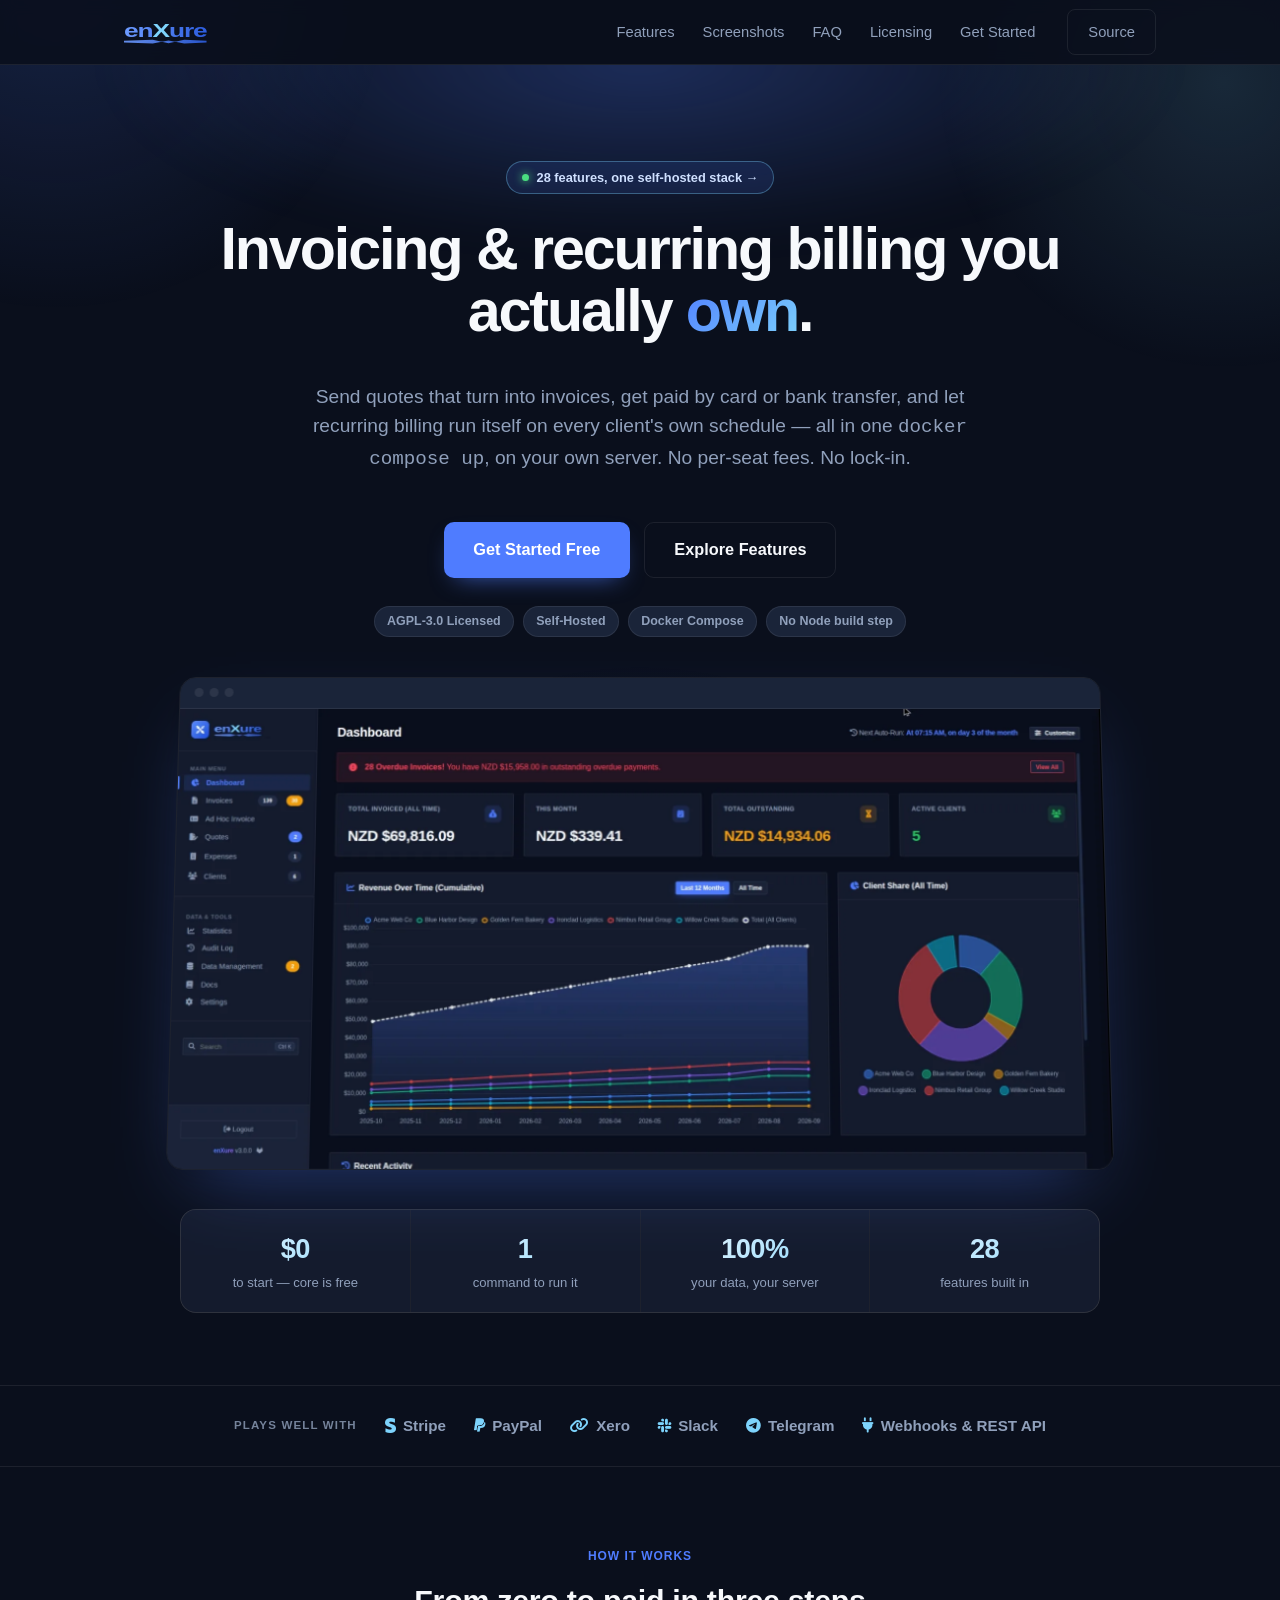
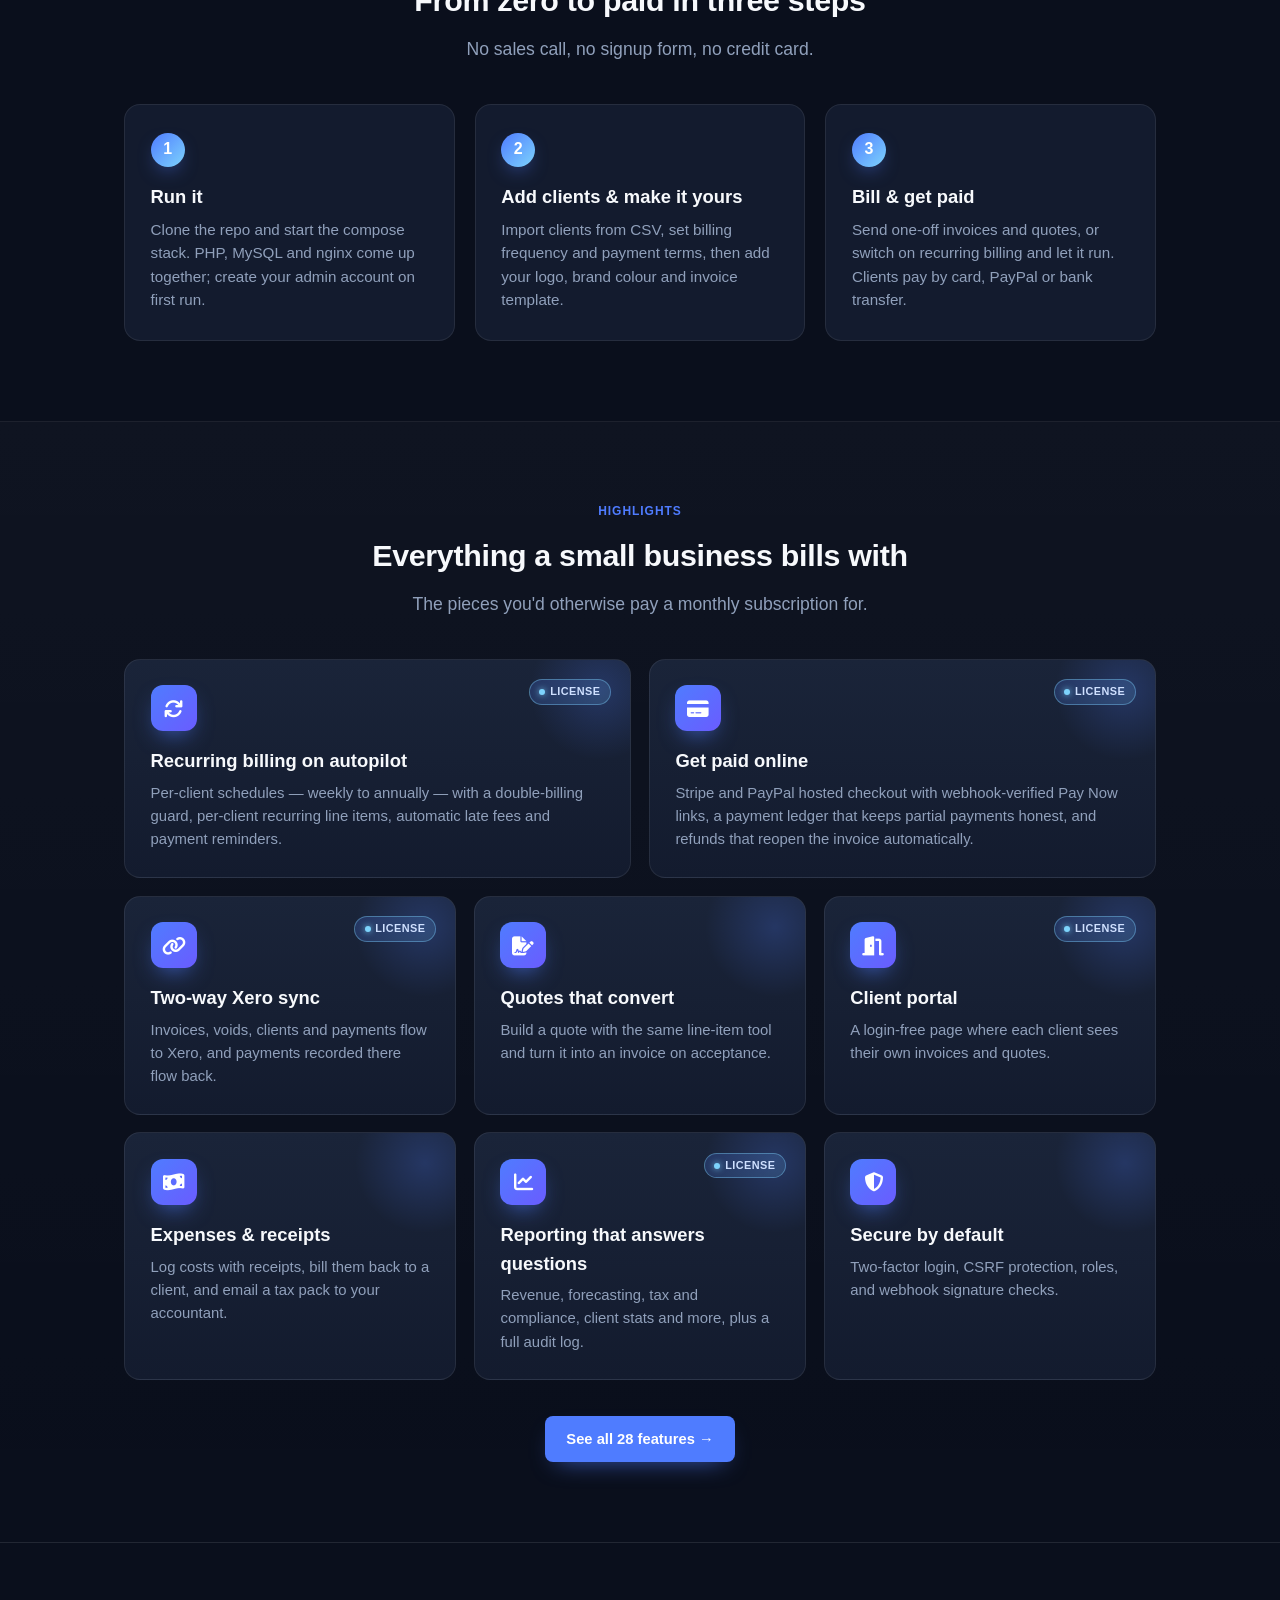
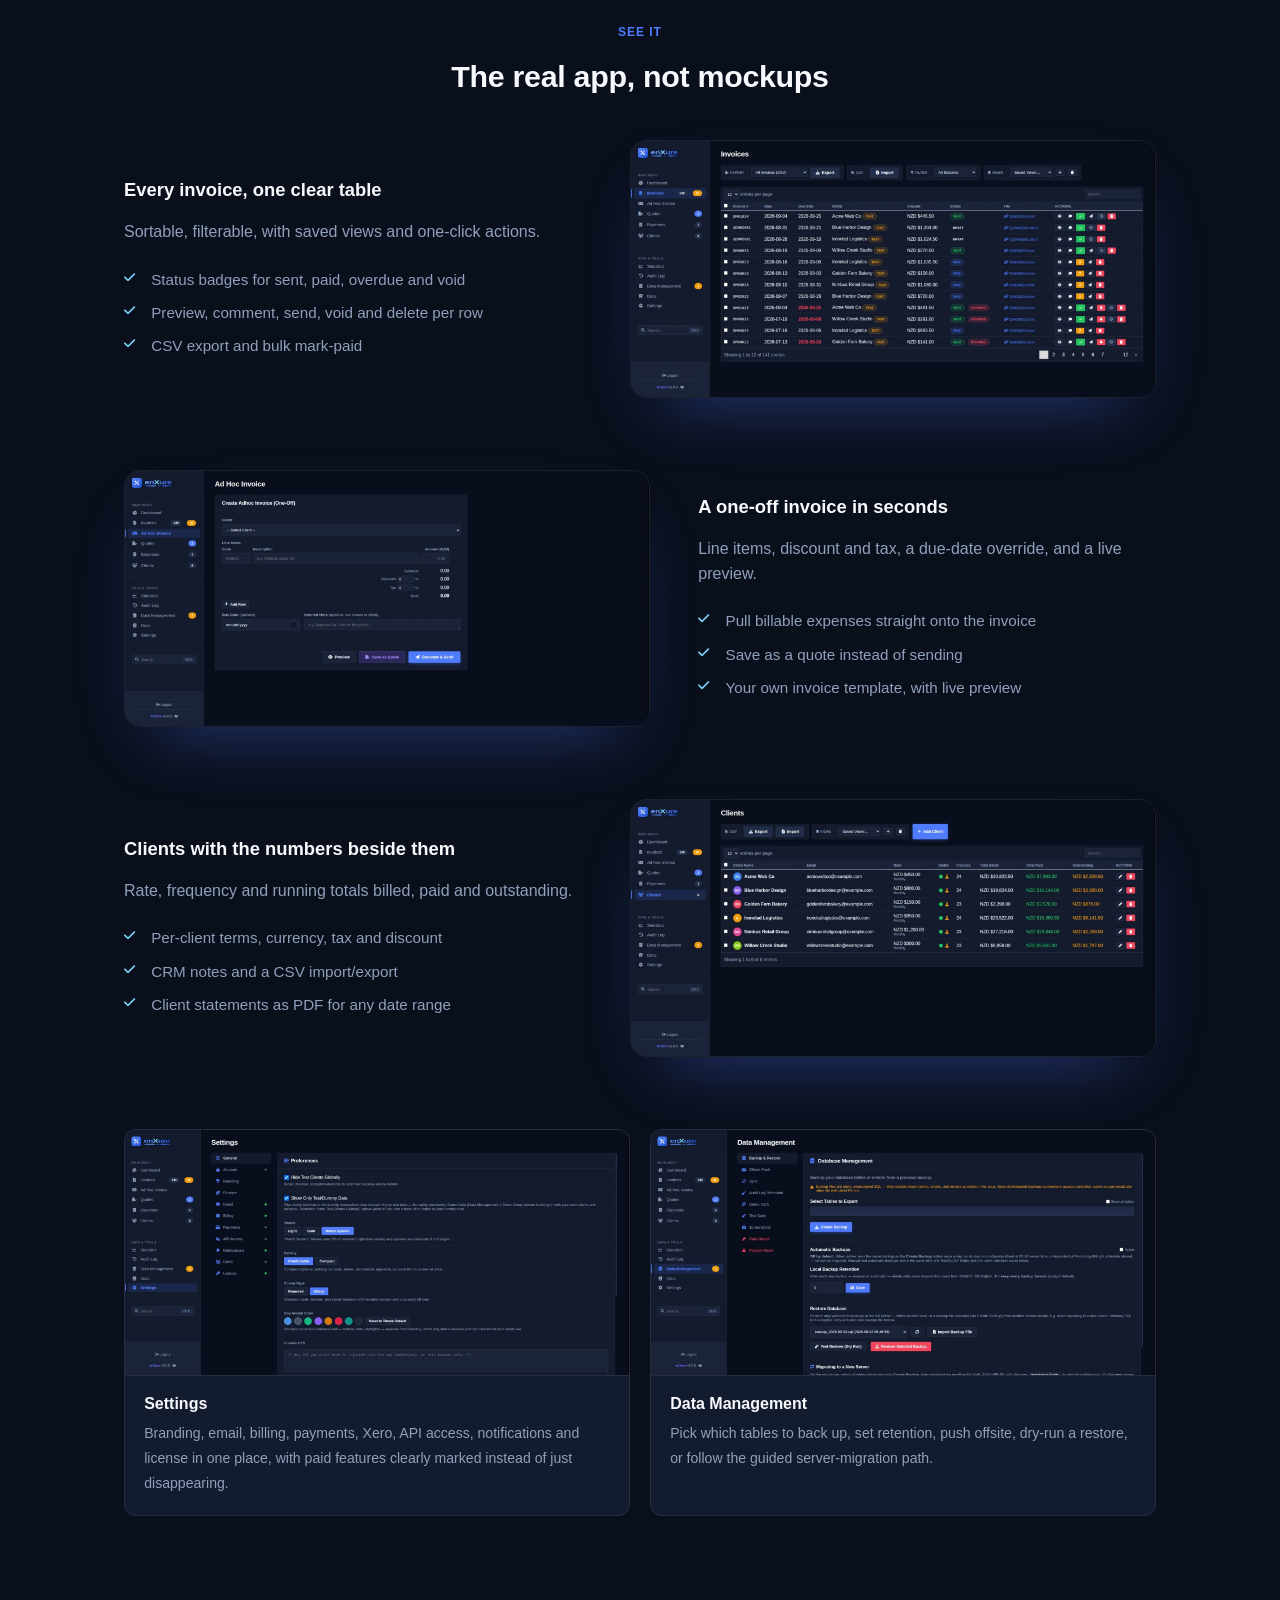
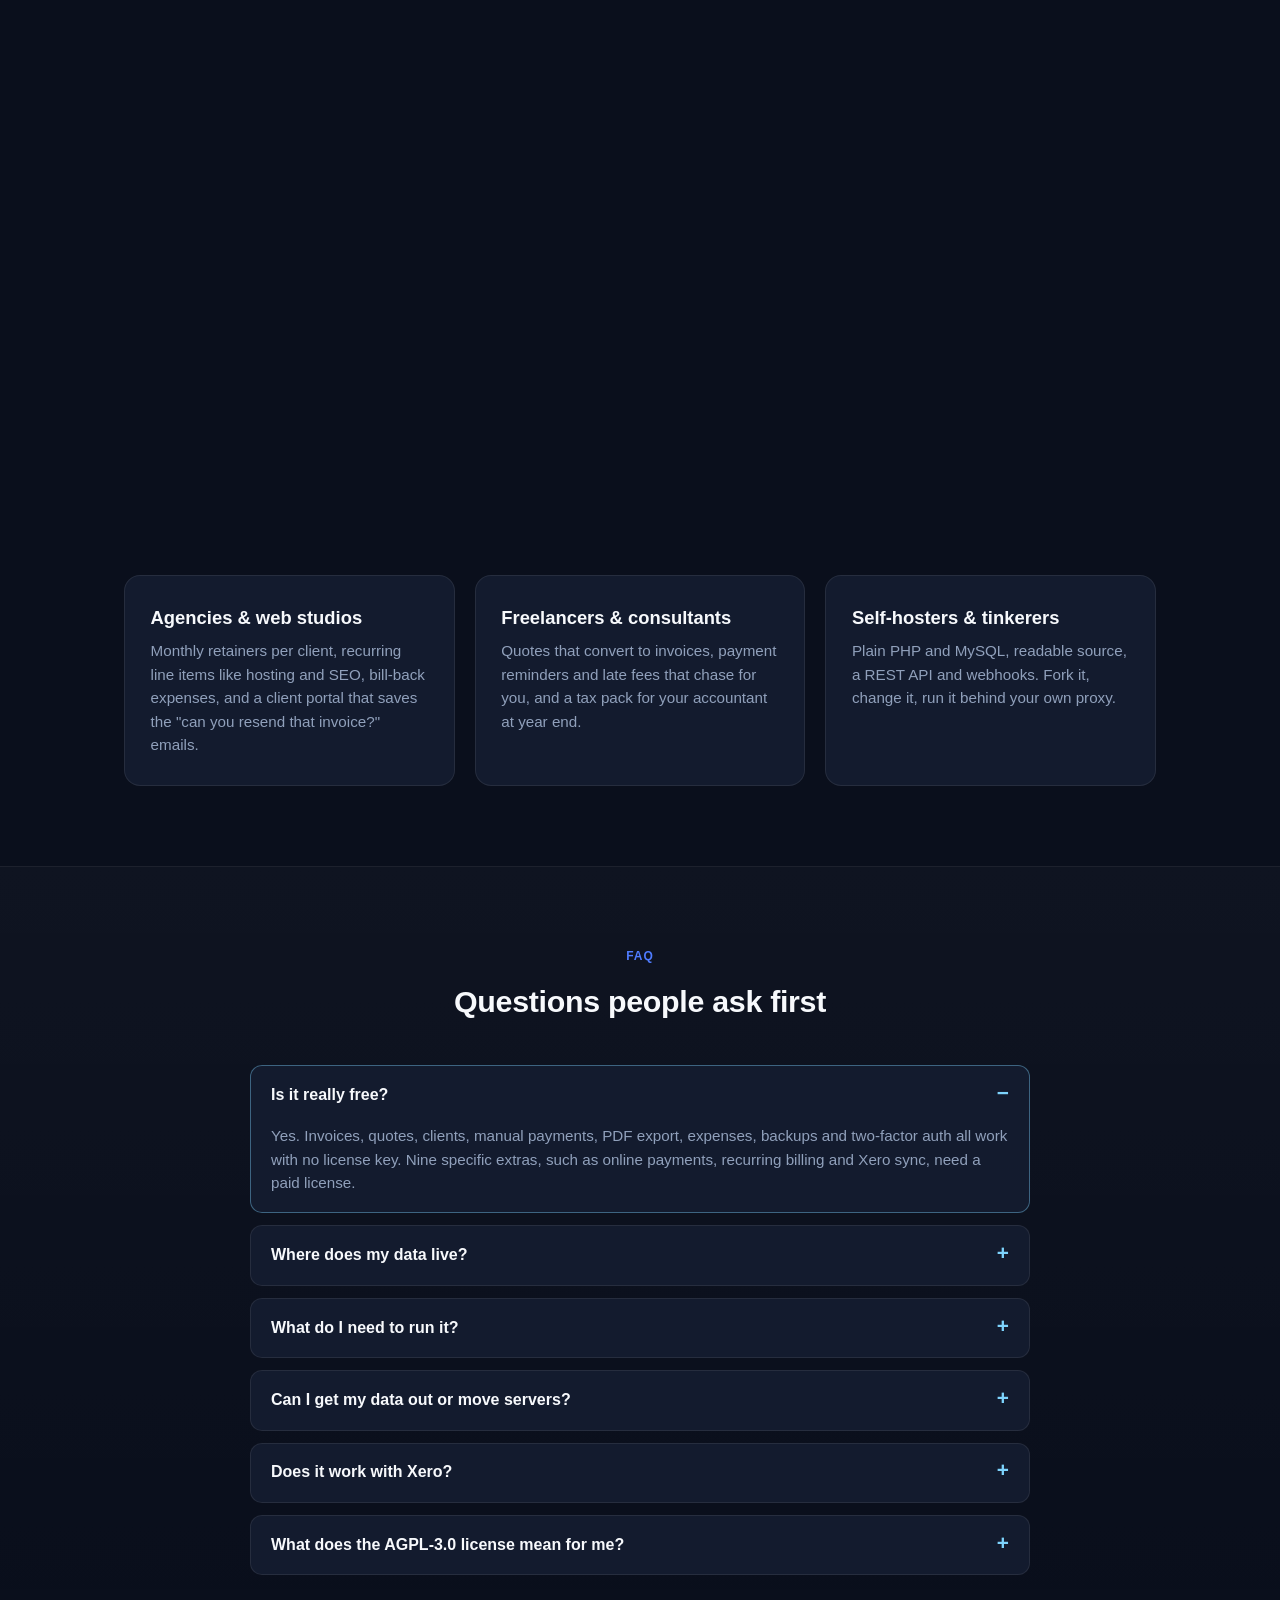
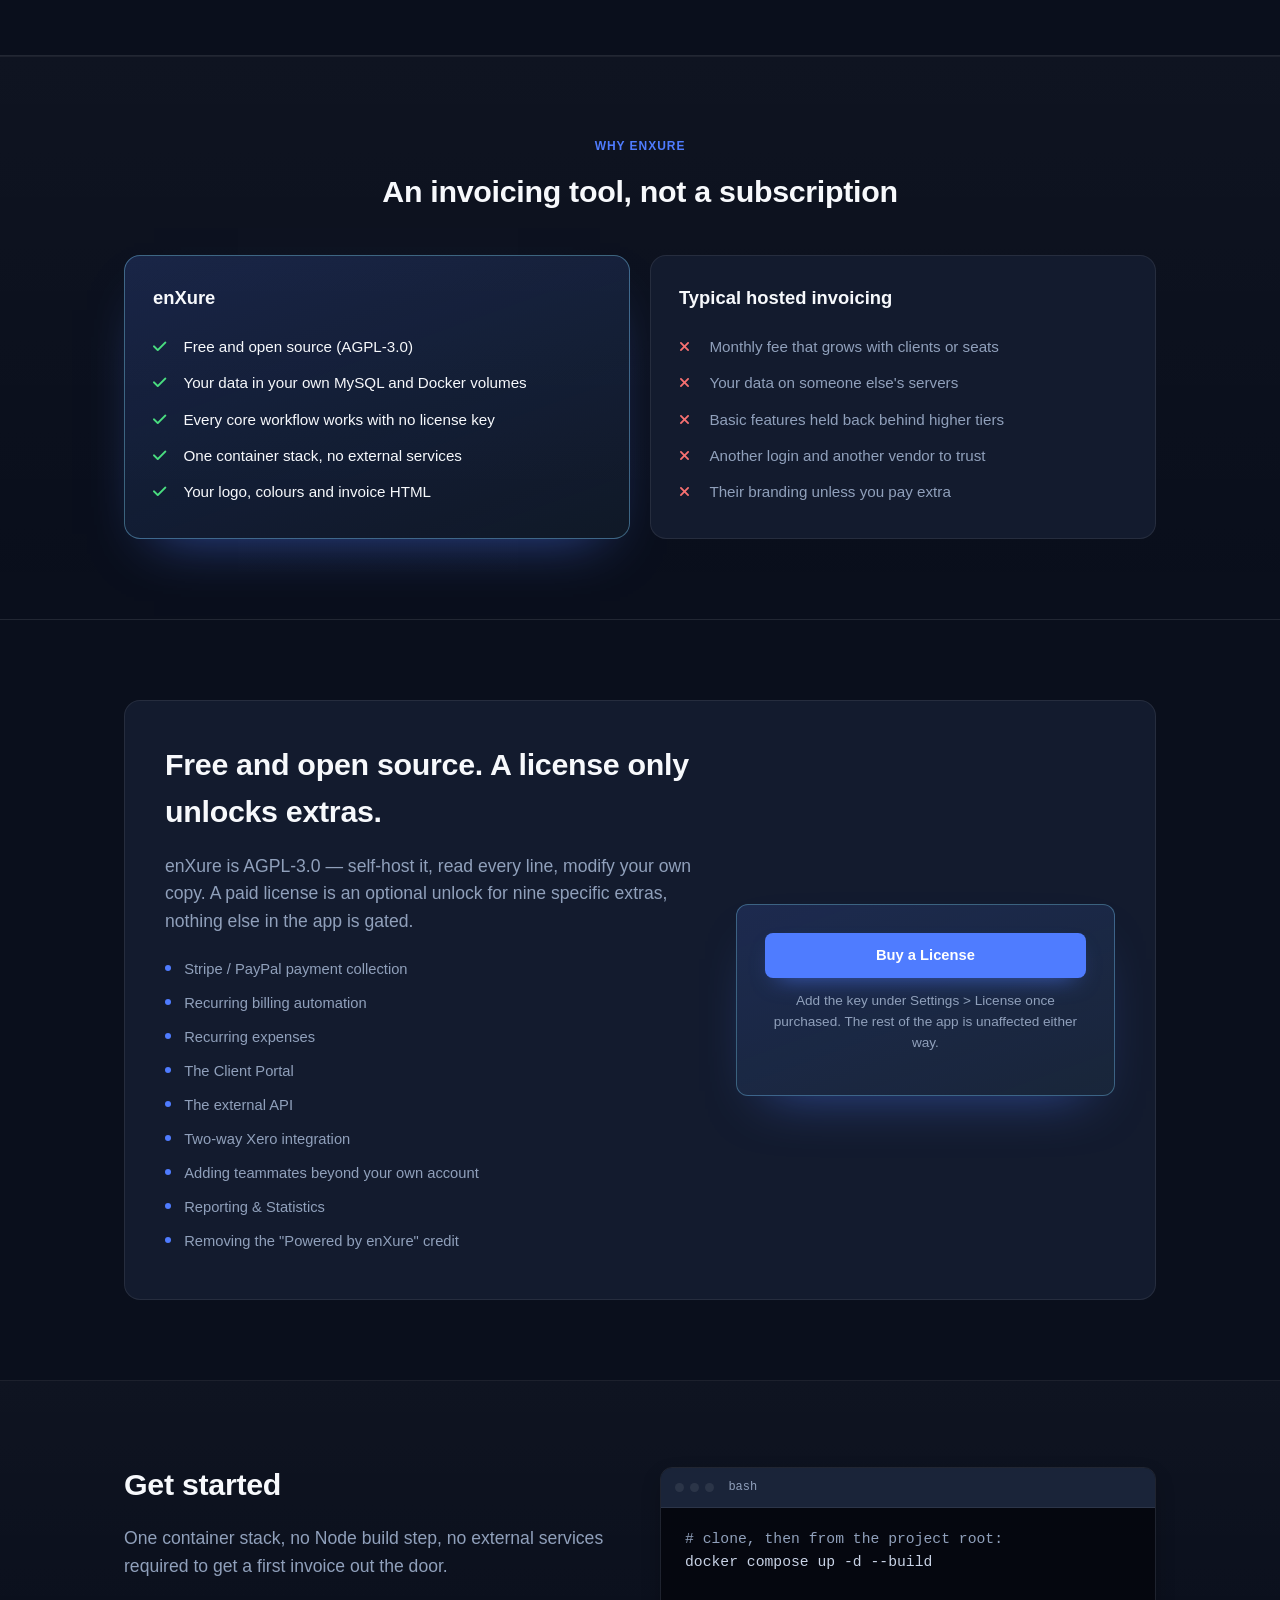
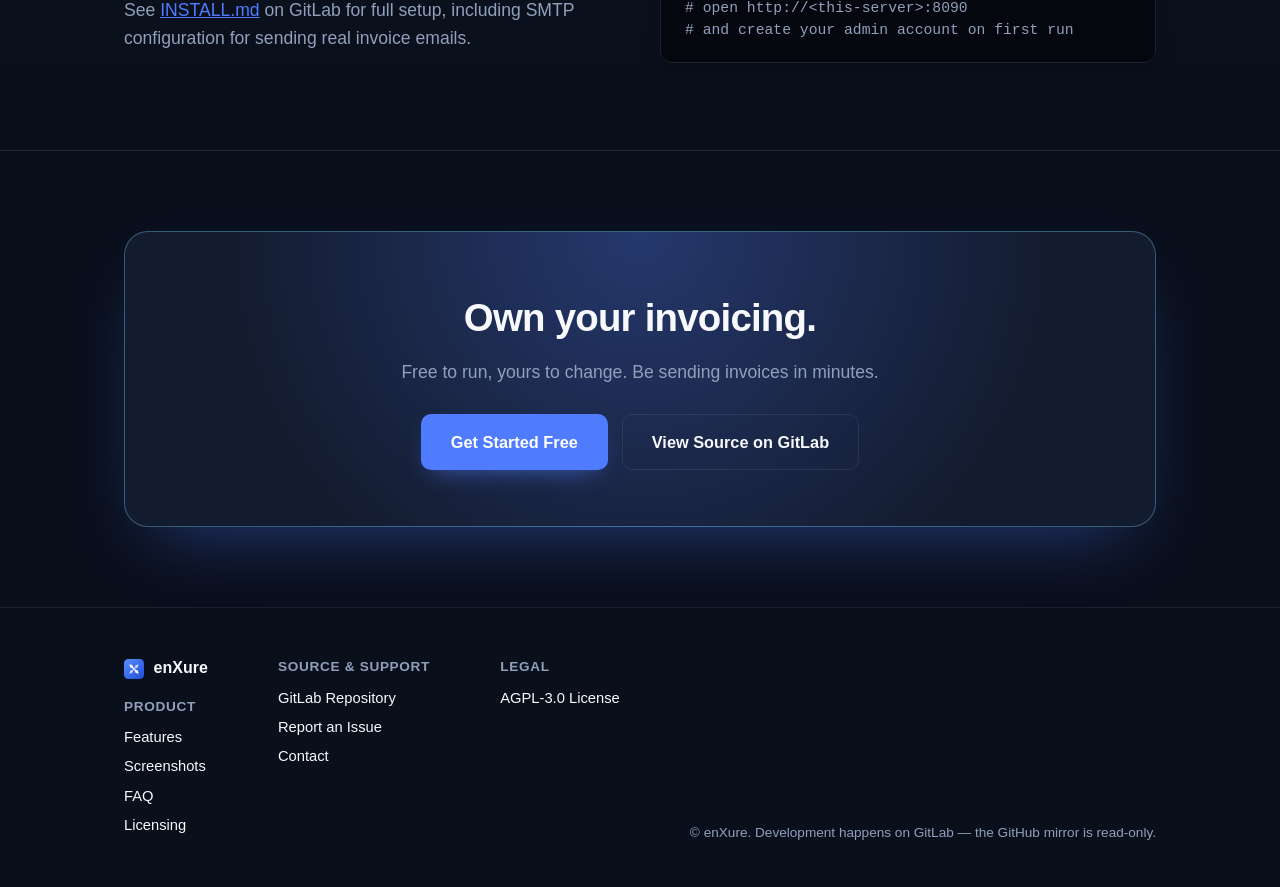
<file: public/index.html>
<!DOCTYPE html>
<html lang="en">

<head>
    <meta charset="UTF-8">
    <meta name="viewport" content="width=device-width, initial-scale=1.0">
    <title>enXure — Self-Hosted Invoicing &amp; Recurring Billing</title>
    <meta name="description" content="Self-hosted invoicing and recurring billing for agencies and freelancers. Free and open source (AGPL-3.0), one command to run.">
    <link rel="icon" type="image/svg+xml" href="assets/img/enxure-mark.svg" />
    <link rel="alternate icon" href="assets/img/favicon.ico" />
    <link rel="apple-touch-icon" href="assets/img/apple-touch-icon.png" />
    <meta name="theme-color" content="#0a0f1c" />
    <link rel="stylesheet" href="assets/css/all.min.css">
    <link rel="stylesheet" href="assets/css/site.css">
</head>

<body>
    <header class="site-nav">
        <div class="wrap">
            <a href="index.html"><img class="wordmark" src="assets/img/enxure-wordmark.svg" alt="enXure"></a>
            <nav>
                <a href="features.html">Features</a>
                <a href="index.html#screenshots">Screenshots</a>
                <a href="index.html#faq">FAQ</a>
                <a href="index.html#licensing">Licensing</a>
                <a href="index.html#get-started">Get Started</a>
                <a class="btn btn-ghost" href="https://gitlab.com/weblabnz/enxure" target="_blank" rel="noopener">Source</a>
            </nav>
        </div>
    </header>

    <section class="hero">
        <div class="wrap">
            <a class="pill-live" href="features.html">28 features, one self-hosted stack &rarr;</a>
            <h1>Invoicing &amp; recurring billing you actually <span class="accent-text">own</span>.</h1>
            <p class="sub">Send quotes that turn into invoices, get paid by card or bank transfer, and let recurring billing run itself on every client's own schedule &mdash; all in one <code>docker compose up</code>, on your own server. No per-seat fees. No lock-in.</p>
            <div class="cta-row" style="margin-top:1.75rem;">
                <a class="btn btn-primary btn-lg" href="#get-started">Get Started Free</a>
                <a class="btn btn-ghost btn-lg" href="features.html">Explore Features</a>
            </div>
            <div class="badges" style="margin:1.75rem 0 0;">
                <span class="badge">AGPL-3.0 Licensed</span>
                <span class="badge">Self-Hosted</span>
                <span class="badge">Docker Compose</span>
                <span class="badge">No Node build step</span>
            </div>
            <div class="hero-shot">
                <div class="window-bar"><span class="dot"></span><span class="dot"></span><span class="dot"></span></div>
                <img src="assets/screenshots/enxure-dashboard.webp" alt="enXure dashboard showing revenue, outstanding, and overdue totals">
            </div>
            <div class="stat-strip">
                <div><strong>$0</strong><span>to start &mdash; core is free</span></div>
                <div><strong>1</strong><span>command to run it</span></div>
                <div><strong>100%</strong><span>your data, your server</span></div>
                <div><strong>28</strong><span>features built in</span></div>
            </div>
        </div>
    </section>

    <div class="logo-strip">
        <div class="wrap">
            <span class="label">Plays well with</span>
            <span><i class="fa-brands fa-stripe-s"></i>Stripe</span>
            <span><i class="fa-brands fa-paypal"></i>PayPal</span>
            <span><i class="fa-solid fa-link"></i>Xero</span>
            <span><i class="fa-brands fa-slack"></i>Slack</span>
            <span><i class="fa-brands fa-telegram"></i>Telegram</span>
            <span><i class="fa-solid fa-plug"></i>Webhooks &amp; REST API</span>
        </div>
    </div>

    <section id="how">
        <div class="wrap">
            <div class="section-head reveal">
                <p class="eyebrow">How it works</p>
                <h2>From zero to paid in three steps</h2>
                <p class="sub">No sales call, no signup form, no credit card.</p>
            </div>
            <div class="steps">
                <div class="step reveal">
                    <h3>Run it</h3>
                    <p>Clone the repo and start the compose stack. PHP, MySQL and nginx come up together; create your admin account on first run.</p>
                </div>
                <div class="step reveal">
                    <h3>Add clients &amp; make it yours</h3>
                    <p>Import clients from CSV, set billing frequency and payment terms, then add your logo, brand colour and invoice template.</p>
                </div>
                <div class="step reveal">
                    <h3>Bill &amp; get paid</h3>
                    <p>Send one-off invoices and quotes, or switch on recurring billing and let it run. Clients pay by card, PayPal or bank transfer.</p>
                </div>
            </div>
        </div>
    </section>

    <section class="band" id="highlights">
        <div class="wrap">
            <div class="section-head reveal">
                <p class="eyebrow">Highlights</p>
                <h2>Everything a small business bills with</h2>
                <p class="sub">The pieces you'd otherwise pay a monthly subscription for.</p>
            </div>
            <div class="bento">
                <div class="bento-card wide reveal">
                    <div class="bento-icon"><i class="fa-solid fa-arrows-rotate"></i></div>
                    <span class="badge license">License</span>
                    <h3>Recurring billing on autopilot</h3>
                    <p>Per-client schedules &mdash; weekly to annually &mdash; with a double-billing guard, per-client recurring line items, automatic late fees and payment reminders.</p>
                </div>
                <div class="bento-card wide reveal">
                    <div class="bento-icon"><i class="fa-solid fa-credit-card"></i></div>
                    <span class="badge license">License</span>
                    <h3>Get paid online</h3>
                    <p>Stripe and PayPal hosted checkout with webhook-verified Pay Now links, a payment ledger that keeps partial payments honest, and refunds that reopen the invoice automatically.</p>
                </div>
                <div class="bento-card reveal">
                    <div class="bento-icon"><i class="fa-solid fa-link"></i></div>
                    <span class="badge license">License</span>
                    <h3>Two-way Xero sync</h3>
                    <p>Invoices, voids, clients and payments flow to Xero, and payments recorded there flow back.</p>
                </div>
                <div class="bento-card reveal">
                    <div class="bento-icon"><i class="fa-solid fa-file-signature"></i></div>
                    <h3>Quotes that convert</h3>
                    <p>Build a quote with the same line-item tool and turn it into an invoice on acceptance.</p>
                </div>
                <div class="bento-card reveal">
                    <div class="bento-icon"><i class="fa-solid fa-door-open"></i></div>
                    <span class="badge license">License</span>
                    <h3>Client portal</h3>
                    <p>A login-free page where each client sees their own invoices and quotes.</p>
                </div>
                <div class="bento-card reveal">
                    <div class="bento-icon"><i class="fa-solid fa-money-bill-wave"></i></div>
                    <h3>Expenses &amp; receipts</h3>
                    <p>Log costs with receipts, bill them back to a client, and email a tax pack to your accountant.</p>
                </div>
                <div class="bento-card reveal">
                    <div class="bento-icon"><i class="fa-solid fa-chart-line"></i></div>
                    <span class="badge license">License</span>
                    <h3>Reporting that answers questions</h3>
                    <p>Revenue, forecasting, tax and compliance, client stats and more, plus a full audit log.</p>
                </div>
                <div class="bento-card reveal">
                    <div class="bento-icon"><i class="fa-solid fa-shield-halved"></i></div>
                    <h3>Secure by default</h3>
                    <p>Two-factor login, CSRF protection, roles, and webhook signature checks.</p>
                </div>
            </div>
            <div class="more-link"><a class="btn btn-primary" href="features.html">See all 28 features &rarr;</a></div>
        </div>
    </section>

    <section id="screenshots">
        <div class="wrap">
            <div class="section-head reveal">
                <p class="eyebrow">See it</p>
                <h2>The real app, not mockups</h2>
            </div>

            <div class="showcase reveal">
                <div class="showcase-copy">
                    <h3>Every invoice, one clear table</h3>
                    <p class="sub" style="font-size:1rem;">Sortable, filterable, with saved views and one-click actions.</p>
                    <ul>
                        <li>Status badges for sent, paid, overdue and void</li>
                        <li>Preview, comment, send, void and delete per row</li>
                        <li>CSV export and bulk mark-paid</li>
                    </ul>
                </div>
                <div class="showcase-shot"><img src="assets/screenshots/enxure-invoices.webp" alt="Invoices list view" loading="lazy"></div>
            </div>

            <div class="showcase flip reveal">
                <div class="showcase-copy">
                    <h3>A one-off invoice in seconds</h3>
                    <p class="sub" style="font-size:1rem;">Line items, discount and tax, a due-date override, and a live preview.</p>
                    <ul>
                        <li>Pull billable expenses straight onto the invoice</li>
                        <li>Save as a quote instead of sending</li>
                        <li>Your own invoice template, with live preview</li>
                    </ul>
                </div>
                <div class="showcase-shot"><img src="assets/screenshots/enxure-adhoc.webp" alt="Ad hoc invoice builder" loading="lazy"></div>
            </div>

            <div class="showcase reveal">
                <div class="showcase-copy">
                    <h3>Clients with the numbers beside them</h3>
                    <p class="sub" style="font-size:1rem;">Rate, frequency and running totals billed, paid and outstanding.</p>
                    <ul>
                        <li>Per-client terms, currency, tax and discount</li>
                        <li>CRM notes and a CSV import/export</li>
                        <li>Client statements as PDF for any date range</li>
                    </ul>
                </div>
                <div class="showcase-shot"><img src="assets/screenshots/enxure-clients.webp" alt="Clients list view" loading="lazy"></div>
            </div>

            <div class="shot-grid" style="margin-top:4.5rem;">
                <div class="shot-card reveal">
                    <img src="assets/screenshots/enxure-settings.webp" alt="Settings page" loading="lazy">
                    <div class="shot-card-body">
                        <strong>Settings</strong>
                        <span>Branding, email, billing, payments, Xero, API access, notifications and license in one place, with paid features clearly marked instead of just disappearing.</span>
                    </div>
                </div>
                <div class="shot-card reveal">
                    <img src="assets/screenshots/enxure-datamanagement.webp" alt="Data management page" loading="lazy">
                    <div class="shot-card-body">
                        <strong>Data Management</strong>
                        <span>Pick which tables to back up, set retention, push offsite, dry-run a restore, or follow the guided server-migration path.</span>
                    </div>
                </div>
                <div class="shot-card reveal">
                    <img src="assets/screenshots/enxure-auditlog.webp" alt="Audit log page" loading="lazy">
                    <div class="shot-card-body">
                        <strong>Audit Log</strong>
                        <span>Every invoice action, timestamped and searchable, so you can always answer "what happened to this invoice."</span>
                    </div>
                </div>
                <div class="shot-card reveal">
                    <img src="assets/screenshots/enxure-documentation.webp" alt="Built-in documentation" loading="lazy">
                    <div class="shot-card-body">
                        <strong>Built-in Documentation</strong>
                        <span>A searchable docs site ships inside the app &mdash; setup, every feature in depth, and the external API reference.</span>
                    </div>
                </div>
            </div>
        </div>
    </section>

    <section id="who">
        <div class="wrap">
            <div class="section-head reveal">
                <p class="eyebrow">Built for</p>
                <h2>Whoever sends the invoices</h2>
            </div>
            <div class="steps who">
                <div class="step reveal">
                    <h3>Agencies &amp; web studios</h3>
                    <p>Monthly retainers per client, recurring line items like hosting and SEO, bill-back expenses, and a client portal that saves the "can you resend that invoice?" emails.</p>
                </div>
                <div class="step reveal">
                    <h3>Freelancers &amp; consultants</h3>
                    <p>Quotes that convert to invoices, payment reminders and late fees that chase for you, and a tax pack for your accountant at year end.</p>
                </div>
                <div class="step reveal">
                    <h3>Self-hosters &amp; tinkerers</h3>
                    <p>Plain PHP and MySQL, readable source, a REST API and webhooks. Fork it, change it, run it behind your own proxy.</p>
                </div>
            </div>
        </div>
    </section>

    <section class="band" id="faq">
        <div class="wrap">
            <div class="section-head reveal">
                <p class="eyebrow">FAQ</p>
                <h2>Questions people ask first</h2>
            </div>
            <div class="faq reveal">
                <details open><summary>Is it really free?</summary><p>Yes. Invoices, quotes, clients, manual payments, PDF export, expenses, backups and two-factor auth all work with no license key. Nine specific extras, such as online payments, recurring billing and Xero sync, need a paid license.</p></details>
                <details><summary>Where does my data live?</summary><p>In your own MySQL database and Docker volumes, on your own server. Nothing is sent to us.</p></details>
                <details><summary>What do I need to run it?</summary><p>A server with Docker and Docker Compose. PHP, MySQL and nginx run as one stack, with no Node build step.</p></details>
                <details><summary>Can I get my data out or move servers?</summary><p>Yes. Scoped backups, CSV exports for invoices, clients and expenses, and a guided server-migration path are built in.</p></details>
                <details><summary>Does it work with Xero?</summary><p>Yes, as a licensed extra: invoices, voids, clients and payments sync both ways with your Xero organisation.</p></details>
                <details><summary>What does the AGPL-3.0 license mean for me?</summary><p>You can run, read and modify it freely. If you offer a modified version to others over a network, you must share your changes under the same license.</p></details>
            </div>
        </div>
    </section>

    <section class="band" id="why">
        <div class="wrap">
            <div class="section-head reveal">
                <p class="eyebrow">Why enXure</p>
                <h2>An invoicing tool, not a subscription</h2>
            </div>
            <div class="compare">
                <div class="compare-col us reveal">
                    <h3>enXure</h3>
                    <ul>
                        <li>Free and open source (AGPL-3.0)</li>
                        <li>Your data in your own MySQL and Docker volumes</li>
                        <li>Every core workflow works with no license key</li>
                        <li>One container stack, no external services</li>
                        <li>Your logo, colours and invoice HTML</li>
                    </ul>
                </div>
                <div class="compare-col them reveal">
                    <h3>Typical hosted invoicing</h3>
                    <ul>
                        <li>Monthly fee that grows with clients or seats</li>
                        <li>Your data on someone else's servers</li>
                        <li>Basic features held back behind higher tiers</li>
                        <li>Another login and another vendor to trust</li>
                        <li>Their branding unless you pay extra</li>
                    </ul>
                </div>
            </div>
        </div>
    </section>

    <section id="licensing">
        <div class="wrap">
            <div class="license-panel reveal">
                <div>
                    <h2>Free and open source. A license only unlocks extras.</h2>
                    <p class="sub">enXure is AGPL-3.0 &mdash; self-host it, read every line, modify your own copy. A paid license is an optional unlock for nine specific extras, nothing else in the app is gated.</p>
                    <ul class="license-list">
                        <li>Stripe / PayPal payment collection</li>
                        <li>Recurring billing automation</li>
                        <li>Recurring expenses</li>
                        <li>The Client Portal</li>
                        <li>The external API</li>
                        <li>Two-way Xero integration</li>
                        <li>Adding teammates beyond your own account</li>
                        <li>Reporting &amp; Statistics</li>
                        <li>Removing the "Powered by enXure" credit</li>
                    </ul>
                </div>
                <div class="license-buy">
                    <a class="btn btn-primary" style="width:100%; justify-content:center;" href="https://polar.sh/checkout/polar_c_9NP0xraIuDX2CVOhpCMXiO0YA4oXQZq3olpjr2xWyZU" target="_blank" rel="noopener">Buy a License</a>
                    <p class="price-note">Add the key under Settings &gt; License once purchased. The rest of the app is unaffected either way.</p>
                </div>
            </div>
        </div>
    </section>

    <section class="band" id="get-started">
        <div class="wrap">
            <div class="quickstart-panel reveal">
                <div>
                    <h2>Get started</h2>
                    <p class="sub">One container stack, no Node build step, no external services required to get a first invoice out the door.</p>
                    <p class="sub" style="margin-top:1rem;">See <a href="https://gitlab.com/weblabnz/enxure/-/blob/main/INSTALL.md" target="_blank" rel="noopener">INSTALL.md</a> on GitLab for full setup, including SMTP configuration for sending real invoice emails.</p>
                </div>
                <div class="code-window">
                    <div class="window-bar"><span class="dot"></span><span class="dot"></span><span class="dot"></span><span class="window-label">bash</span></div>
                    <pre class="code"><span class="cmt"># clone, then from the project root:</span>
docker compose up -d --build

<span class="cmt"># open http://&lt;this-server&gt;:8090
# and create your admin account on first run</span></pre>
                </div>
            </div>
        </div>
    </section>

    <section class="cta-band">
        <div class="wrap">
            <div class="panel reveal">
                <h2>Own your invoicing.</h2>
                <p class="sub">Free to run, yours to change. Be sending invoices in minutes.</p>
                <div class="cta-row">
                    <a class="btn btn-primary btn-lg" href="#get-started">Get Started Free</a>
                    <a class="btn btn-ghost btn-lg" href="https://gitlab.com/weblabnz/enxure" target="_blank" rel="noopener">View Source on GitLab</a>
                </div>
            </div>
        </div>
    </section>

    <footer>
        <div class="wrap">
            <div class="foot-col">
                <div class="footer-brand">
                    <img src="assets/img/enxure-mark.svg" alt="">
                    <strong>enXure</strong>
                </div>
                <h4>Product</h4>
                <a href="features.html">Features</a>
                <a href="index.html#screenshots">Screenshots</a>
                <a href="index.html#faq">FAQ</a>
                <a href="index.html#licensing">Licensing</a>
            </div>
            <div class="foot-col">
                <h4>Source &amp; Support</h4>
                <a href="https://gitlab.com/weblabnz/enxure" target="_blank" rel="noopener">GitLab Repository</a>
                <a href="https://gitlab.com/weblabnz/enxure/-/issues" target="_blank" rel="noopener">Report an Issue</a>
                <a href="mailto:contact-project+weblabnz-enxure-inv@incoming.gitlab.com">Contact</a>
            </div>
            <div class="foot-col">
                <h4>Legal</h4>
                <a href="https://gitlab.com/weblabnz/enxure/-/blob/main/LICENSE" target="_blank" rel="noopener">AGPL-3.0 License</a>
            </div>
            <div class="foot-col" style="align-self:flex-end;">
                <p class="copyright">&copy; enXure. Development happens on GitLab &mdash; the GitHub mirror is read-only.</p>
            </div>
        </div>
    </footer>

    <script src="assets/js/site.js"></script>
</body>

</html>
</file>
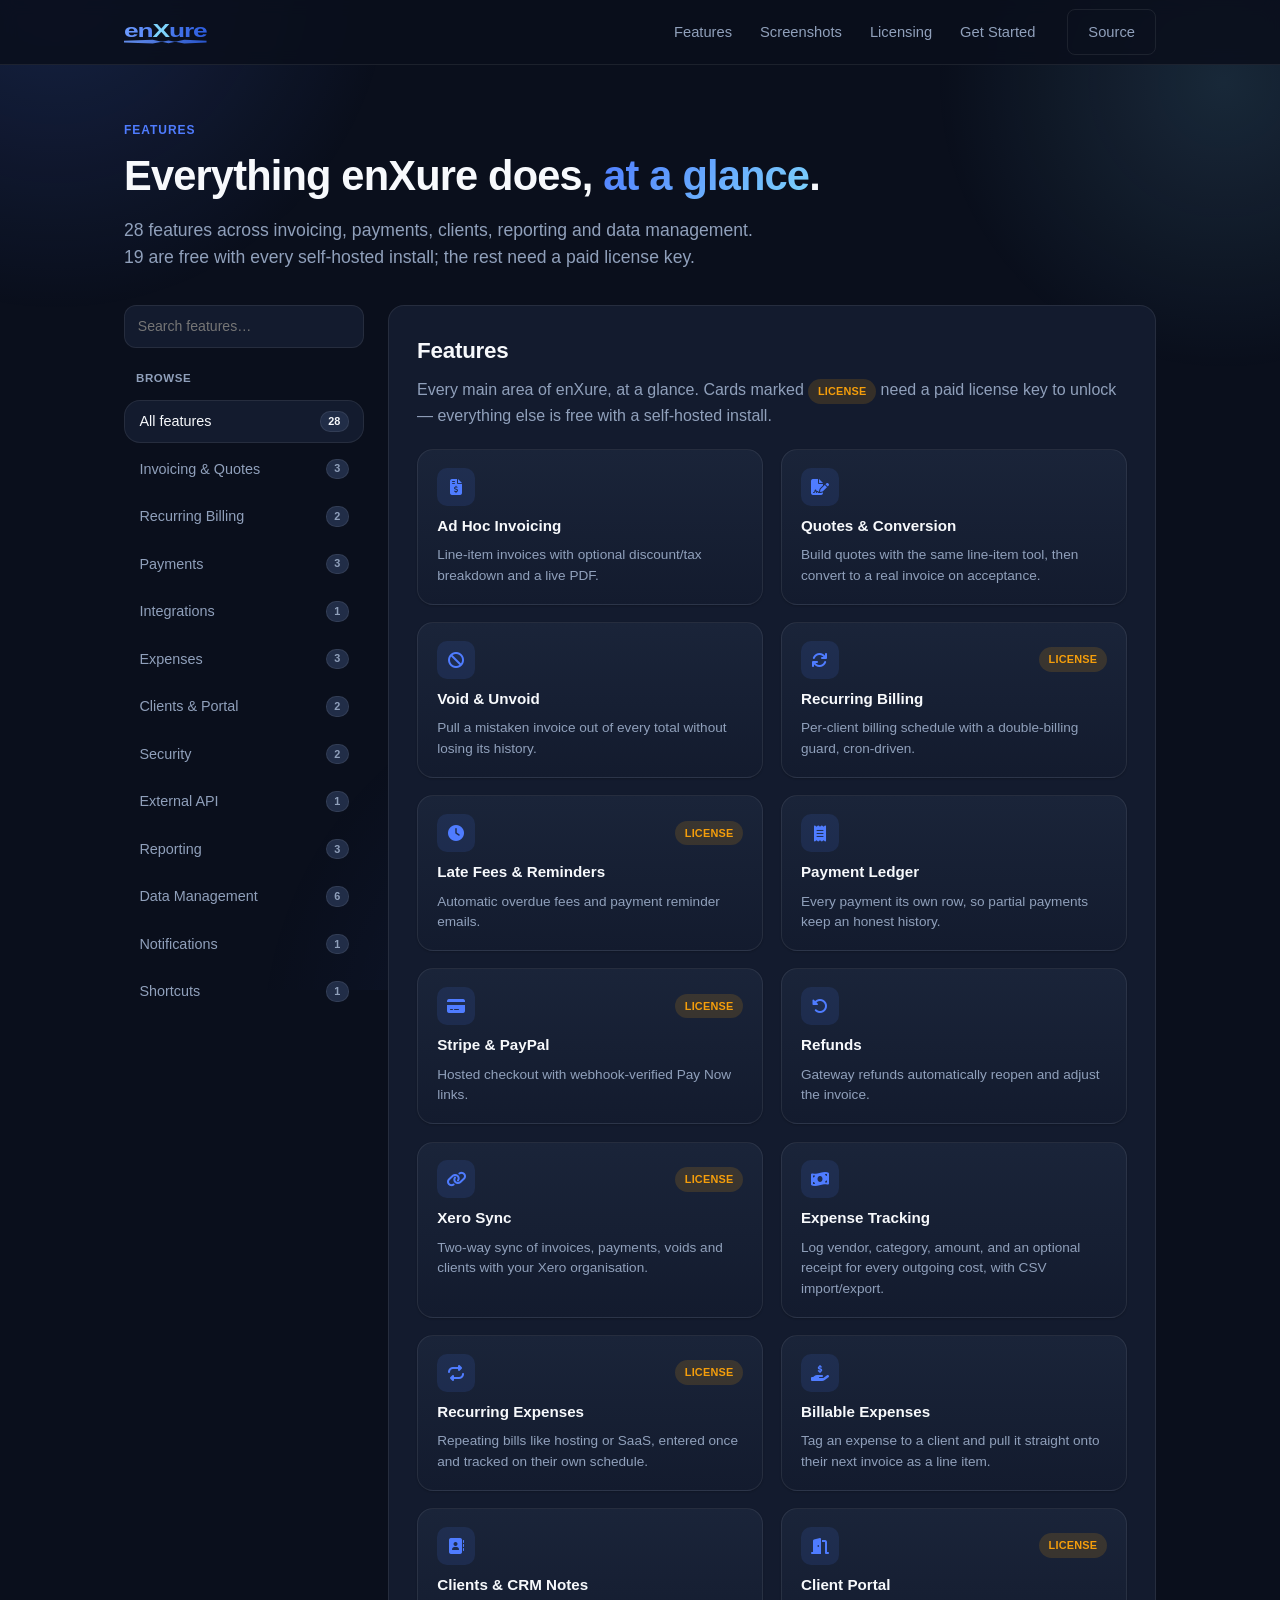
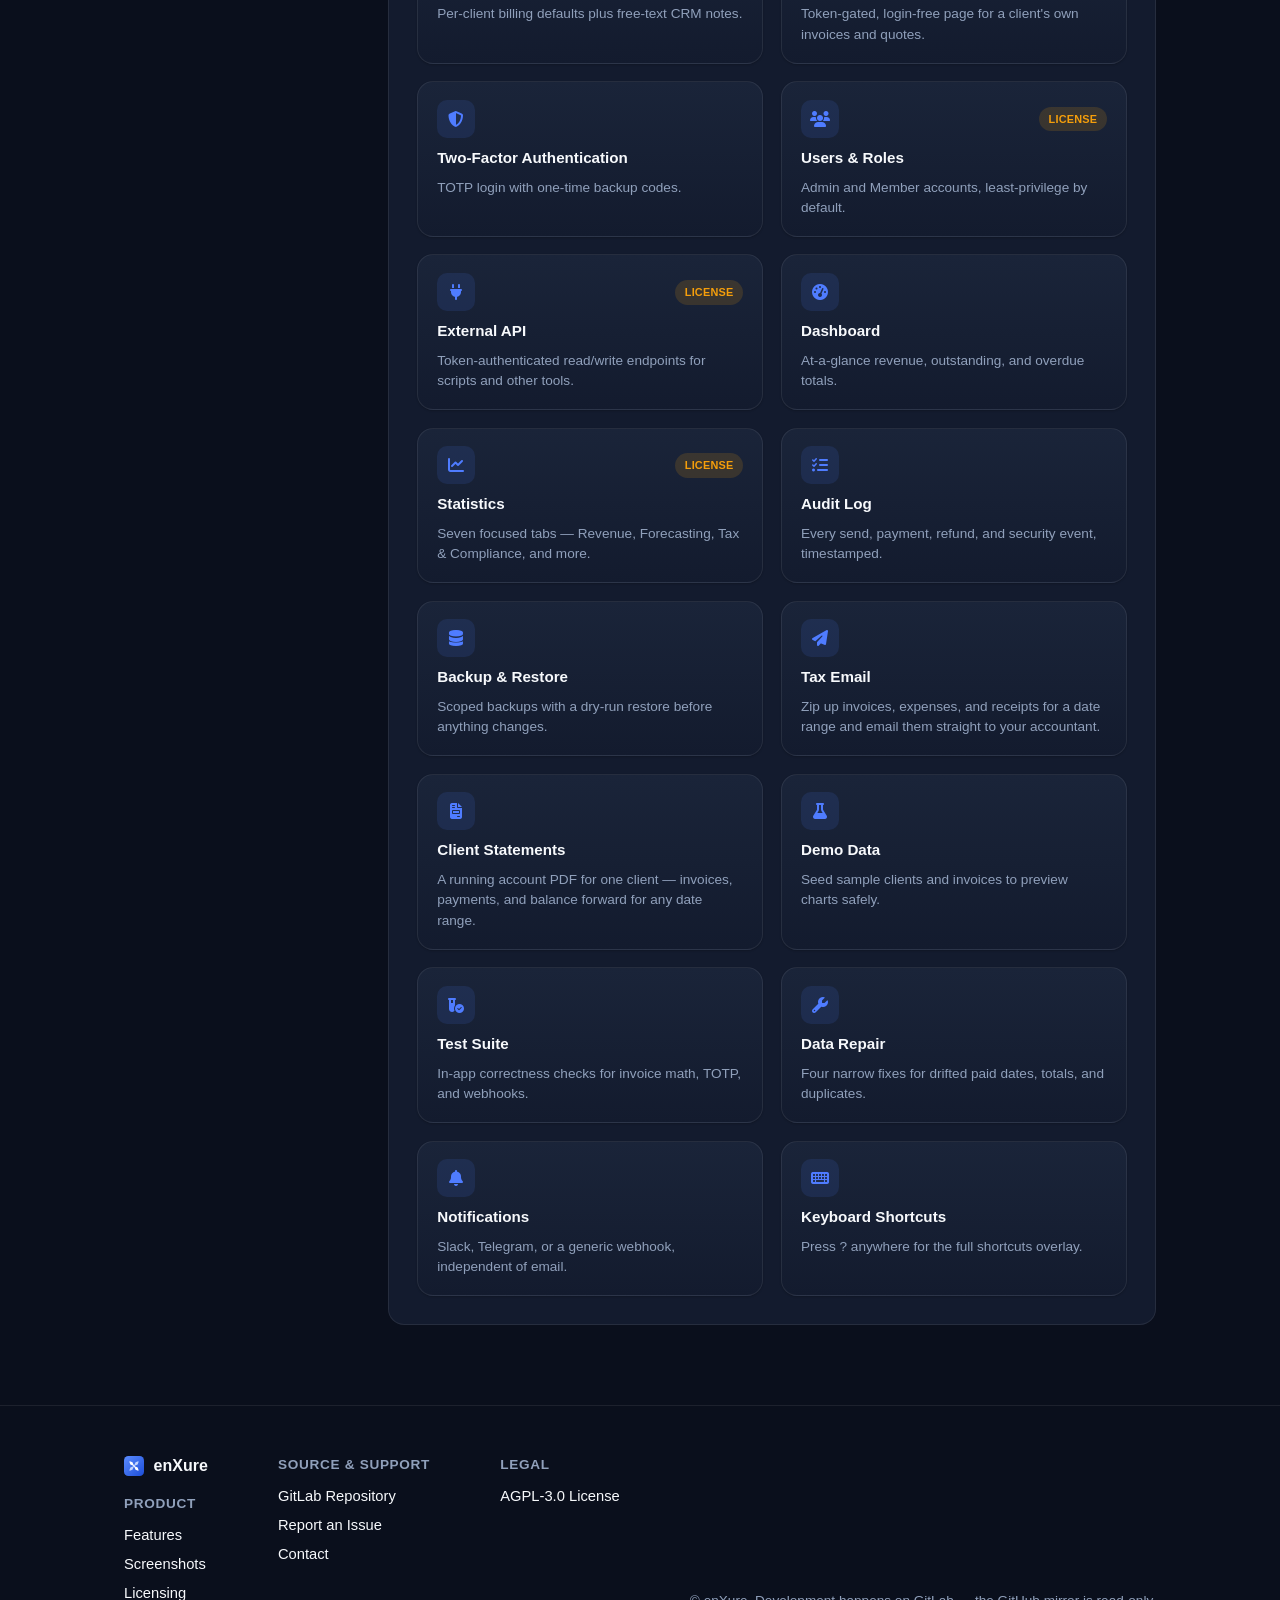
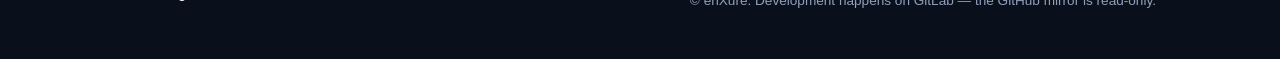
<file: public/features.html>
<!DOCTYPE html>
<html lang="en">

<head>
    <meta charset="UTF-8">
    <meta name="viewport" content="width=device-width, initial-scale=1.0">
    <title>Features &mdash; enXure</title>
    <meta name="description" content="Every enXure feature: invoicing, quotes, recurring billing, payments, Xero sync, expenses, client portal, reporting and more.">
    <link rel="icon" type="image/svg+xml" href="assets/img/enxure-mark.svg" />
    <link rel="alternate icon" href="assets/img/favicon.ico" />
    <link rel="apple-touch-icon" href="assets/img/apple-touch-icon.png" />
    <meta name="theme-color" content="#0a0f1c" />
    <link rel="stylesheet" href="assets/css/all.min.css">
    <link rel="stylesheet" href="assets/css/site.css">
</head>

<body>
    <header class="site-nav">
        <div class="wrap">
            <a href="index.html"><img class="wordmark" src="assets/img/enxure-wordmark.svg" alt="enXure"></a>
            <nav>
                <a href="features.html">Features</a>
                <a href="index.html#screenshots">Screenshots</a>
                <a href="index.html#licensing">Licensing</a>
                <a href="index.html#get-started">Get Started</a>
                <a class="btn btn-ghost" href="https://gitlab.com/weblabnz/enxure" target="_blank" rel="noopener">Source</a>
            </nav>
        </div>
    </header>

    <section class="page-head" style="padding-bottom:1rem;">
        <div class="wrap">
            <p class="eyebrow">Features</p>
            <h1>Everything enXure does, <span class="accent-text">at a glance</span>.</h1>
            <p class="sub">28 features across invoicing, payments, clients, reporting and data management. 19 are free with every self-hosted install; the rest need a paid license key.</p>
        </div>
    </section>

    <div class="wrap">
        <div class="docs-layout">
            <nav class="docs-nav" aria-label="Feature categories">
                <input type="search" id="featureSearch" placeholder="Search features&hellip;" aria-label="Search features">
                <div class="docs-nav-title">Browse</div>
                <button type="button" class="active" data-group="all">All features <span class="count">28</span></button><button type="button" data-group="Invoicing &amp; Quotes">Invoicing &amp; Quotes <span class="count">3</span></button><button type="button" data-group="Recurring Billing">Recurring Billing <span class="count">2</span></button><button type="button" data-group="Payments">Payments <span class="count">3</span></button><button type="button" data-group="Integrations">Integrations <span class="count">1</span></button><button type="button" data-group="Expenses">Expenses <span class="count">3</span></button><button type="button" data-group="Clients &amp; Portal">Clients &amp; Portal <span class="count">2</span></button><button type="button" data-group="Security">Security <span class="count">2</span></button><button type="button" data-group="External API">External API <span class="count">1</span></button><button type="button" data-group="Reporting">Reporting <span class="count">3</span></button><button type="button" data-group="Data Management">Data Management <span class="count">6</span></button><button type="button" data-group="Notifications">Notifications <span class="count">1</span></button><button type="button" data-group="Shortcuts">Shortcuts <span class="count">1</span></button>
            </nav>
            <div class="docs-card">
                <h2>Features</h2>
                <p>Every main area of enXure, at a glance. Cards marked <span class="feature-badge-license">License</span> need a paid license key to unlock &mdash; everything else is free with a self-hosted install.</p>
                <div class="feature-cards-grid" id="featureGrid" style="margin-top:1.25rem;">
<div class="feature-card" data-group="Invoicing &amp; Quotes"><div class="feature-card-top"><div class="feature-card-icon"><i class="fa-solid fa-file-invoice-dollar"></i></div></div><div class="feature-card-title">Ad Hoc Invoicing</div><p class="feature-card-desc">Line-item invoices with optional discount/tax breakdown and a live PDF.</p></div>
<div class="feature-card" data-group="Invoicing &amp; Quotes"><div class="feature-card-top"><div class="feature-card-icon"><i class="fa-solid fa-file-signature"></i></div></div><div class="feature-card-title">Quotes &amp; Conversion</div><p class="feature-card-desc">Build quotes with the same line-item tool, then convert to a real invoice on acceptance.</p></div>
<div class="feature-card" data-group="Invoicing &amp; Quotes"><div class="feature-card-top"><div class="feature-card-icon"><i class="fa-solid fa-ban"></i></div></div><div class="feature-card-title">Void &amp; Unvoid</div><p class="feature-card-desc">Pull a mistaken invoice out of every total without losing its history.</p></div>
<div class="feature-card" data-group="Recurring Billing"><div class="feature-card-top"><div class="feature-card-icon"><i class="fa-solid fa-arrows-rotate"></i></div><span class="feature-badge-license">License</span></div><div class="feature-card-title">Recurring Billing</div><p class="feature-card-desc">Per-client billing schedule with a double-billing guard, cron-driven.</p></div>
<div class="feature-card" data-group="Recurring Billing"><div class="feature-card-top"><div class="feature-card-icon"><i class="fa-solid fa-clock"></i></div><span class="feature-badge-license">License</span></div><div class="feature-card-title">Late Fees &amp; Reminders</div><p class="feature-card-desc">Automatic overdue fees and payment reminder emails.</p></div>
<div class="feature-card" data-group="Payments"><div class="feature-card-top"><div class="feature-card-icon"><i class="fa-solid fa-receipt"></i></div></div><div class="feature-card-title">Payment Ledger</div><p class="feature-card-desc">Every payment its own row, so partial payments keep an honest history.</p></div>
<div class="feature-card" data-group="Payments"><div class="feature-card-top"><div class="feature-card-icon"><i class="fa-solid fa-credit-card"></i></div><span class="feature-badge-license">License</span></div><div class="feature-card-title">Stripe &amp; PayPal</div><p class="feature-card-desc">Hosted checkout with webhook-verified Pay Now links.</p></div>
<div class="feature-card" data-group="Payments"><div class="feature-card-top"><div class="feature-card-icon"><i class="fa-solid fa-rotate-left"></i></div></div><div class="feature-card-title">Refunds</div><p class="feature-card-desc">Gateway refunds automatically reopen and adjust the invoice.</p></div>
<div class="feature-card" data-group="Integrations"><div class="feature-card-top"><div class="feature-card-icon"><i class="fa-solid fa-link"></i></div><span class="feature-badge-license">License</span></div><div class="feature-card-title">Xero Sync</div><p class="feature-card-desc">Two-way sync of invoices, payments, voids and clients with your Xero organisation.</p></div>
<div class="feature-card" data-group="Expenses"><div class="feature-card-top"><div class="feature-card-icon"><i class="fa-solid fa-money-bill-wave"></i></div></div><div class="feature-card-title">Expense Tracking</div><p class="feature-card-desc">Log vendor, category, amount, and an optional receipt for every outgoing cost, with CSV import/export.</p></div>
<div class="feature-card" data-group="Expenses"><div class="feature-card-top"><div class="feature-card-icon"><i class="fa-solid fa-repeat"></i></div><span class="feature-badge-license">License</span></div><div class="feature-card-title">Recurring Expenses</div><p class="feature-card-desc">Repeating bills like hosting or SaaS, entered once and tracked on their own schedule.</p></div>
<div class="feature-card" data-group="Expenses"><div class="feature-card-top"><div class="feature-card-icon"><i class="fa-solid fa-hand-holding-dollar"></i></div></div><div class="feature-card-title">Billable Expenses</div><p class="feature-card-desc">Tag an expense to a client and pull it straight onto their next invoice as a line item.</p></div>
<div class="feature-card" data-group="Clients &amp; Portal"><div class="feature-card-top"><div class="feature-card-icon"><i class="fa-solid fa-address-book"></i></div></div><div class="feature-card-title">Clients &amp; CRM Notes</div><p class="feature-card-desc">Per-client billing defaults plus free-text CRM notes.</p></div>
<div class="feature-card" data-group="Clients &amp; Portal"><div class="feature-card-top"><div class="feature-card-icon"><i class="fa-solid fa-door-open"></i></div><span class="feature-badge-license">License</span></div><div class="feature-card-title">Client Portal</div><p class="feature-card-desc">Token-gated, login-free page for a client&#039;s own invoices and quotes.</p></div>
<div class="feature-card" data-group="Security"><div class="feature-card-top"><div class="feature-card-icon"><i class="fa-solid fa-shield-halved"></i></div></div><div class="feature-card-title">Two-Factor Authentication</div><p class="feature-card-desc">TOTP login with one-time backup codes.</p></div>
<div class="feature-card" data-group="Security"><div class="feature-card-top"><div class="feature-card-icon"><i class="fa-solid fa-users"></i></div><span class="feature-badge-license">License</span></div><div class="feature-card-title">Users &amp; Roles</div><p class="feature-card-desc">Admin and Member accounts, least-privilege by default.</p></div>
<div class="feature-card" data-group="External API"><div class="feature-card-top"><div class="feature-card-icon"><i class="fa-solid fa-plug"></i></div><span class="feature-badge-license">License</span></div><div class="feature-card-title">External API</div><p class="feature-card-desc">Token-authenticated read/write endpoints for scripts and other tools.</p></div>
<div class="feature-card" data-group="Reporting"><div class="feature-card-top"><div class="feature-card-icon"><i class="fa-solid fa-gauge-high"></i></div></div><div class="feature-card-title">Dashboard</div><p class="feature-card-desc">At-a-glance revenue, outstanding, and overdue totals.</p></div>
<div class="feature-card" data-group="Reporting"><div class="feature-card-top"><div class="feature-card-icon"><i class="fa-solid fa-chart-line"></i></div><span class="feature-badge-license">License</span></div><div class="feature-card-title">Statistics</div><p class="feature-card-desc">Seven focused tabs — Revenue, Forecasting, Tax &amp; Compliance, and more.</p></div>
<div class="feature-card" data-group="Reporting"><div class="feature-card-top"><div class="feature-card-icon"><i class="fa-solid fa-list-check"></i></div></div><div class="feature-card-title">Audit Log</div><p class="feature-card-desc">Every send, payment, refund, and security event, timestamped.</p></div>
<div class="feature-card" data-group="Data Management"><div class="feature-card-top"><div class="feature-card-icon"><i class="fa-solid fa-database"></i></div></div><div class="feature-card-title">Backup &amp; Restore</div><p class="feature-card-desc">Scoped backups with a dry-run restore before anything changes.</p></div>
<div class="feature-card" data-group="Data Management"><div class="feature-card-top"><div class="feature-card-icon"><i class="fa-solid fa-paper-plane"></i></div></div><div class="feature-card-title">Tax Email</div><p class="feature-card-desc">Zip up invoices, expenses, and receipts for a date range and email them straight to your accountant.</p></div>
<div class="feature-card" data-group="Data Management"><div class="feature-card-top"><div class="feature-card-icon"><i class="fa-solid fa-file-invoice"></i></div></div><div class="feature-card-title">Client Statements</div><p class="feature-card-desc">A running account PDF for one client — invoices, payments, and balance forward for any date range.</p></div>
<div class="feature-card" data-group="Data Management"><div class="feature-card-top"><div class="feature-card-icon"><i class="fa-solid fa-flask"></i></div></div><div class="feature-card-title">Demo Data</div><p class="feature-card-desc">Seed sample clients and invoices to preview charts safely.</p></div>
<div class="feature-card" data-group="Data Management"><div class="feature-card-top"><div class="feature-card-icon"><i class="fa-solid fa-vial-circle-check"></i></div></div><div class="feature-card-title">Test Suite</div><p class="feature-card-desc">In-app correctness checks for invoice math, TOTP, and webhooks.</p></div>
<div class="feature-card" data-group="Data Management"><div class="feature-card-top"><div class="feature-card-icon"><i class="fa-solid fa-wrench"></i></div></div><div class="feature-card-title">Data Repair</div><p class="feature-card-desc">Four narrow fixes for drifted paid dates, totals, and duplicates.</p></div>
<div class="feature-card" data-group="Notifications"><div class="feature-card-top"><div class="feature-card-icon"><i class="fa-solid fa-bell"></i></div></div><div class="feature-card-title">Notifications</div><p class="feature-card-desc">Slack, Telegram, or a generic webhook, independent of email.</p></div>
<div class="feature-card" data-group="Shortcuts"><div class="feature-card-top"><div class="feature-card-icon"><i class="fa-solid fa-keyboard"></i></div></div><div class="feature-card-title">Keyboard Shortcuts</div><p class="feature-card-desc">Press ? anywhere for the full shortcuts overlay.</p></div>
                </div>
                <p class="no-results" id="noResults">No matching features.</p>
            </div>
        </div>
    </div>

    <footer>
        <div class="wrap">
            <div class="foot-col">
                <div class="footer-brand">
                    <img src="assets/img/enxure-mark.svg" alt="">
                    <strong>enXure</strong>
                </div>
                <h4>Product</h4>
                <a href="features.html">Features</a>
                <a href="index.html#screenshots">Screenshots</a>
                <a href="index.html#licensing">Licensing</a>
            </div>
            <div class="foot-col">
                <h4>Source &amp; Support</h4>
                <a href="https://gitlab.com/weblabnz/enxure" target="_blank" rel="noopener">GitLab Repository</a>
                <a href="https://gitlab.com/weblabnz/enxure/-/issues" target="_blank" rel="noopener">Report an Issue</a>
                <a href="mailto:contact-project+weblabnz-enxure-inv@incoming.gitlab.com">Contact</a>
            </div>
            <div class="foot-col">
                <h4>Legal</h4>
                <a href="https://gitlab.com/weblabnz/enxure/-/blob/main/LICENSE" target="_blank" rel="noopener">AGPL-3.0 License</a>
            </div>
            <div class="foot-col" style="align-self:flex-end;">
                <p class="copyright">&copy; enXure. Development happens on GitLab &mdash; the GitHub mirror is read-only.</p>
            </div>
        </div>
    </footer>

    <script src="assets/js/site.js"></script>
</body>

</html>
</file>
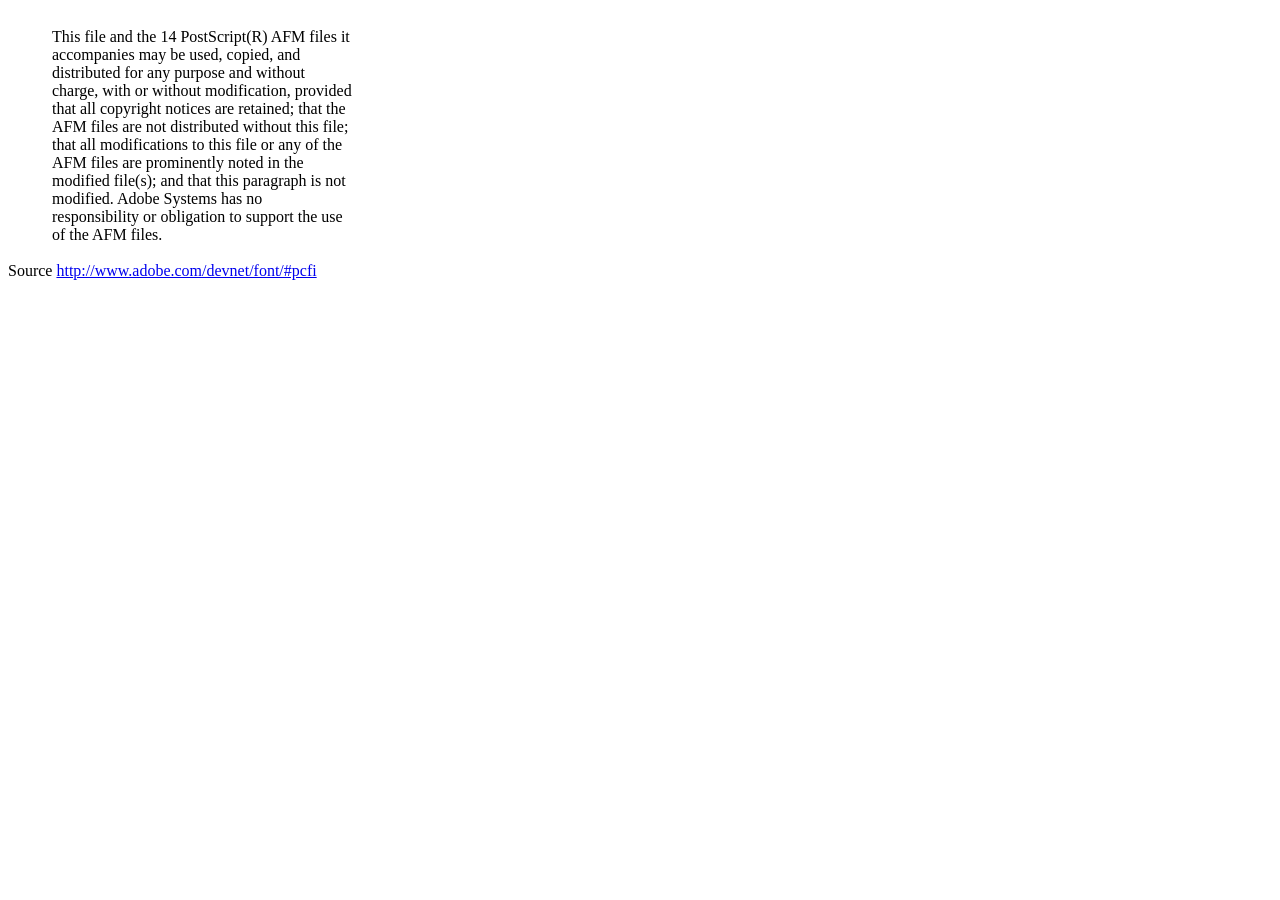
<file: src/lib/dompdf/lib/fonts/mustRead.html>
<html>
	<head>
		<meta http-equiv="content-type" content="text/html;charset=iso-8859-1">
		<meta name="generator" content="Adobe GoLive 4">
		<title>Core 14 AFM Files - ReadMe</title>
	</head>
	<body bgcolor="white">
		<font color="white">or</font>
		<table border="0" cellpadding="0" cellspacing="2">
			<tr>
				<td width="40"></td>
				<td width="300">This file and the 14 PostScript(R) AFM files it accompanies may be used, copied, and distributed for any purpose and without charge, with or without modification, provided that all copyright notices are retained; that the AFM files are not distributed without this file; that all modifications to this file or any of the AFM files are prominently noted in the modified file(s); and that this paragraph is not modified. Adobe Systems has no responsibility or obligation to support the use of the AFM files. <font color="white">Col</font></td>
			</tr>
		</table>
		<p>Source <a href="http://www.adobe.com/devnet/font/#pcfi">http://www.adobe.com/devnet/font/#pcfi</a></p>
</body>
</html>
</file>
<file: public/assets/css/site.css>
:root {
        --bg-color: #0a0f1c;
        --surface: #131b2e;
        --surface-2: #1a2439;
        --surface-hover: #212d47;
        --text-primary: #f7f9fc;
        --text-secondary: #90a0bb;
        --accent: #4f7cff;
        --accent-hover: #3d63e0;
        --accent-2: #7dd3fc;
        --accent-soft: rgba(79, 124, 255, 0.12);
        --border: rgba(255, 255, 255, 0.08);
        --radius-sm: 8px;
        --radius-md: 12px;
        --radius-lg: 16px;
        --shadow-md: 0 8px 24px -8px rgba(0, 0, 0, 0.45);
        --shadow-glow: 0 30px 70px -30px rgba(79, 124, 255, 0.45);
    }

    * {
        box-sizing: border-box;
    }

    html {
        scroll-behavior: smooth;
    }

    body {
        position: relative;
        z-index: 0;
        margin: 0;
        background: var(--bg-color);
        color: var(--text-primary);
        font-family: -apple-system, BlinkMacSystemFont, "Segoe UI", Inter, Roboto, sans-serif;
        line-height: 1.55;
        overflow-x: hidden;
    }

    body::before {
        content: "";
        position: fixed;
        z-index: -1;
        inset: -10%;
        pointer-events: none;
        background:
            radial-gradient(560px circle at 12% 6%, rgba(79, 124, 255, 0.18), transparent 60%),
            radial-gradient(480px circle at 88% 16%, rgba(125, 211, 252, 0.13), transparent 60%),
            radial-gradient(640px circle at 50% 105%, rgba(79, 124, 255, 0.10), transparent 60%);
    }

    a {
        color: var(--accent);
    }

    a:focus-visible,
    .btn:focus-visible {
        outline: 2px solid var(--accent-2);
        outline-offset: 2px;
        border-radius: 2px;
    }

    .wrap {
        max-width: 1080px;
        margin: 0 auto;
        padding: 0 1.5rem;
    }

    header.site-nav {
        position: sticky;
        top: 0;
        z-index: 10;
        background: rgba(10, 15, 28, 0.85);
        backdrop-filter: blur(8px);
        border-bottom: 1px solid var(--border);
    }

    .site-nav .wrap {
        display: flex;
        align-items: center;
        justify-content: space-between;
        height: 64px;
    }

    .site-nav img.wordmark {
        height: 26px;
        display: block;
    }

    .site-nav nav {
        display: flex;
        gap: 1.75rem;
        align-items: center;
    }

    .site-nav nav a {
        color: var(--text-secondary);
        text-decoration: none;
        font-size: 0.92rem;
        font-weight: 500;
        transition: color 0.15s ease;
    }

    .site-nav nav a:hover {
        color: var(--text-primary);
    }

    .site-nav .btn {
        margin-left: 0.25rem;
    }

    .btn {
        display: inline-flex;
        align-items: center;
        gap: 0.4rem;
        padding: 0.65rem 1.25rem;
        border-radius: var(--radius-sm);
        font-weight: 600;
        font-size: 0.92rem;
        text-decoration: none;
        border: 1px solid transparent;
        cursor: pointer;
        transition: background 0.15s ease, border-color 0.15s ease, transform 0.15s ease, box-shadow 0.15s ease;
    }

    .btn-primary {
        background: var(--accent);
        color: #fff;
        box-shadow: 0 10px 24px -12px rgba(79, 124, 255, 0.75);
    }

    .btn-primary:hover {
        background: var(--accent-hover);
        transform: translateY(-1px);
        box-shadow: 0 16px 32px -12px rgba(79, 124, 255, 0.85);
    }

    .btn-ghost {
        background: transparent;
        border-color: var(--border);
        color: var(--text-primary);
    }

    .btn-ghost:hover {
        background: var(--surface-hover);
        transform: translateY(-1px);
    }

    section {
        padding: 5rem 0;
        position: relative;
    }

    section.tight {
        padding: 3rem 0;
    }

    section.band {
        background: linear-gradient(180deg, rgba(255, 255, 255, 0.025), rgba(255, 255, 255, 0));
        border-top: 1px solid var(--border);
        border-bottom: 1px solid var(--border);
    }

    .eyebrow {
        text-transform: uppercase;
        letter-spacing: 0.08em;
        font-size: 0.75rem;
        font-weight: 700;
        color: var(--accent);
        margin: 0 0 0.75rem;
    }

    h1 {
        font-size: 2.75rem;
        line-height: 1.15;
        margin: 0 0 1.25rem;
        letter-spacing: -0.02em;
    }

    h1 .accent-text {
        background: linear-gradient(135deg, var(--accent), var(--accent-2));
        -webkit-background-clip: text;
        background-clip: text;
        color: transparent;
    }

    h2 {
        font-size: 1.9rem;
        margin: 0 0 0.75rem;
        letter-spacing: -0.01em;
    }

    h3 {
        font-size: 1.15rem;
        margin: 0 0 0.4rem;
    }

    .sub {
        color: var(--text-secondary);
        font-size: 1.1rem;
        max-width: 640px;
    }

    .section-head {
        max-width: 680px;
        margin: 0 auto 2.5rem;
        text-align: center;
    }

    .section-head .sub {
        max-width: none;
        margin: 0 auto;
    }

    /* Scroll reveal (progressive enhancement — content is fully visible without JS or with reduced motion) */
    .js .reveal {
        opacity: 0;
        transform: translateY(16px);
        transition: opacity 0.6s ease, transform 0.6s ease;
    }

    .js .reveal.in-view {
        opacity: 1;
        transform: translateY(0);
    }

    .why-grid .why-card:nth-child(1) { transition-delay: 0s; }
    .why-grid .why-card:nth-child(2) { transition-delay: 0.06s; }
    .why-grid .why-card:nth-child(3) { transition-delay: 0.12s; }
    .why-grid .why-card:nth-child(4) { transition-delay: 0.18s; }

    .feature-cards-grid .feature-card:nth-child(1) { transition-delay: 0s; }
    .feature-cards-grid .feature-card:nth-child(2) { transition-delay: 0.05s; }
    .feature-cards-grid .feature-card:nth-child(3) { transition-delay: 0.1s; }
    .feature-cards-grid .feature-card:nth-child(4) { transition-delay: 0.15s; }
    .feature-cards-grid .feature-card:nth-child(5) { transition-delay: 0.2s; }

    .shot-grid .shot-card:nth-child(odd) { transition-delay: 0s; }
    .shot-grid .shot-card:nth-child(even) { transition-delay: 0.08s; }

    @media (prefers-reduced-motion: reduce) {
        .reveal {
            opacity: 1 !important;
            transform: none !important;
            transition: none !important;
        }
    }

    /* Hero */
    .hero {
        padding: 5.5rem 0 4rem;
        text-align: center;
    }

    .hero .wrap {
        display: flex;
        flex-direction: column;
        align-items: center;
    }

    .badges {
        display: flex;
        gap: 0.6rem;
        flex-wrap: wrap;
        justify-content: center;
        margin: 1.75rem 0 2.25rem;
    }

    .badge {
        display: inline-flex;
        align-items: center;
        padding: 0.3rem 0.75rem;
        border-radius: 999px;
        font-size: 0.78rem;
        font-weight: 600;
        background: var(--surface-2);
        border: 1px solid var(--border);
        color: var(--text-secondary);
    }

    .badge.license {
        background: linear-gradient(135deg, rgba(79, 124, 255, 0.22), rgba(125, 211, 252, 0.14));
        border-color: rgba(125, 211, 252, 0.4);
        color: #cfe0ff;
        text-transform: uppercase;
        letter-spacing: 0.04em;
        font-size: 0.68rem;
        padding: 0.22rem 0.6rem;
        gap: 0.3rem;
    }

    .badge.license::before {
        content: "";
        width: 6px;
        height: 6px;
        border-radius: 50%;
        background: var(--accent-2);
        box-shadow: 0 0 6px rgba(125, 211, 252, 0.9);
    }

    .cta-row {
        display: flex;
        gap: 0.9rem;
        flex-wrap: wrap;
        justify-content: center;
    }

    .hero-shot {
        margin-top: 3.5rem;
        border-radius: var(--radius-lg);
        overflow: hidden;
        border: 1px solid var(--border);
        box-shadow: var(--shadow-glow), var(--shadow-md);
        max-width: 920px;
    }

    .hero-shot img {
        display: block;
        width: 100%;
        height: auto;
    }

    .window-bar {
        display: flex;
        align-items: center;
        gap: 6px;
        padding: 0.65rem 0.9rem;
        background: var(--surface-2);
        border-bottom: 1px solid var(--border);
    }

    .window-bar .dot {
        width: 9px;
        height: 9px;
        border-radius: 50%;
        background: var(--border);
    }

    .window-bar .window-label {
        margin-left: 0.5rem;
        font-size: 0.75rem;
        color: var(--text-secondary);
        font-family: "SF Mono", Menlo, Consolas, monospace;
    }

    /* Why cards */
    .why-grid {
        display: grid;
        grid-template-columns: repeat(2, 1fr);
        gap: 1.25rem;
    }

    .why-card {
        background: var(--surface);
        border: 1px solid var(--border);
        border-radius: var(--radius-md);
        padding: 1.5rem 1.6rem;
        transition: border-color 0.15s ease, transform 0.15s ease;
    }

    .why-card:hover {
        border-color: rgba(79, 124, 255, 0.35);
        transform: translateY(-2px);
    }

    .why-icon {
        width: 36px;
        height: 36px;
        border-radius: 10px;
        background: var(--accent-soft);
        color: var(--accent-2);
        display: flex;
        align-items: center;
        justify-content: center;
        margin-bottom: 0.9rem;
    }

    .why-icon svg {
        width: 18px;
        height: 18px;
    }

    .why-card p {
        color: var(--text-secondary);
        margin: 0;
        font-size: 0.95rem;
    }

    /* Feature groups */
    .feature-group {
        margin-bottom: 2.75rem;
    }

    .feature-group:last-child {
        margin-bottom: 0;
    }

    .feature-group-title {
        font-size: 0.78rem;
        font-weight: 700;
        text-transform: uppercase;
        letter-spacing: 0.06em;
        color: var(--text-secondary);
        border-bottom: 1px solid var(--border);
        padding-bottom: 0.6rem;
        margin-bottom: 1.1rem;
        display: flex;
        align-items: center;
    }

    .feature-group-title::before {
        content: "";
        width: 6px;
        height: 6px;
        border-radius: 50%;
        background: var(--accent);
        margin-right: 0.6rem;
    }

    .feature-cards-grid {
        display: grid;
        grid-template-columns: repeat(3, 1fr);
        gap: 1rem;
    }

    .feature-card {
        background: var(--surface);
        border: 1px solid var(--border);
        border-radius: var(--radius-md);
        padding: 1.1rem 1.2rem;
        box-shadow: 0 1px 2px rgba(0, 0, 0, 0.2);
        transition: transform 0.15s ease, border-color 0.15s ease, background 0.15s ease, box-shadow 0.15s ease;
    }

    .feature-card:hover {
        transform: translateY(-3px);
        border-color: rgba(79, 124, 255, 0.4);
        background: var(--surface-hover);
        box-shadow: var(--shadow-md);
    }

    .feature-card-top {
        display: flex;
        justify-content: flex-end;
        min-height: 1.4rem;
    }

    .feature-card-title {
        font-weight: 700;
        font-size: 0.98rem;
        margin-bottom: 0.35rem;
    }

    .feature-card-desc {
        color: var(--text-secondary);
        font-size: 0.87rem;
        margin: 0;
    }

    /* Screenshots */
    .shot-grid {
        display: grid;
        grid-template-columns: repeat(2, 1fr);
        gap: 1.25rem;
    }

    .shot-card {
        background: var(--surface);
        border: 1px solid var(--border);
        border-radius: var(--radius-md);
        overflow: hidden;
        transition: border-color 0.15s ease, transform 0.15s ease, box-shadow 0.15s ease;
    }

    .shot-card:hover {
        border-color: rgba(79, 124, 255, 0.35);
        transform: translateY(-2px);
        box-shadow: var(--shadow-md);
    }

    .shot-card img {
        display: block;
        width: 100%;
        height: auto;
        border-bottom: 1px solid var(--border);
    }

    .shot-card-body {
        padding: 1rem 1.2rem 1.2rem;
    }

    .shot-card-body strong {
        display: block;
        margin-bottom: 0.25rem;
    }

    .shot-card-body span {
        color: var(--text-secondary);
        font-size: 0.88rem;
    }

    /* Licensing */
    .license-panel {
        background: var(--surface);
        border: 1px solid var(--border);
        border-radius: var(--radius-lg);
        padding: 2.5rem;
        display: grid;
        grid-template-columns: 1.4fr 1fr;
        gap: 2.5rem;
        align-items: center;
    }

    .license-panel .sub {
        max-width: none;
    }

    .license-list {
        margin: 1rem 0 0;
        padding: 0;
        list-style: none;
        color: var(--text-secondary);
        font-size: 0.92rem;
    }

    .license-list li {
        padding: 0.35rem 0 0.35rem 1.2rem;
        position: relative;
    }

    .license-list li::before {
        content: "";
        position: absolute;
        left: 0;
        top: 0.75rem;
        width: 6px;
        height: 6px;
        border-radius: 50%;
        background: var(--accent);
    }

    .license-buy {
        background: linear-gradient(160deg, rgba(79, 124, 255, 0.16), rgba(125, 211, 252, 0.06));
        border: 1px solid rgba(125, 211, 252, 0.35);
        border-radius: var(--radius-md);
        box-shadow: 0 25px 55px -30px rgba(79, 124, 255, 0.55);
        padding: 1.75rem;
        text-align: center;
    }

    .license-buy .price-note {
        color: var(--text-secondary);
        font-size: 0.85rem;
        margin-top: 0.75rem;
    }

    /* Quick start */
    .quickstart-panel {
        display: grid;
        grid-template-columns: 1fr 1fr;
        gap: 2.5rem;
        align-items: center;
    }

    .code-window {
        border: 1px solid var(--border);
        border-radius: var(--radius-md);
        overflow: hidden;
        box-shadow: var(--shadow-md);
    }

    pre.code {
        background: #05070f;
        margin: 0;
        padding: 1.25rem 1.5rem;
        font-family: "SF Mono", Menlo, Consolas, monospace;
        font-size: 0.92rem;
        color: #c9d3e6;
        overflow-x: auto;
    }

    pre.code .cmt {
        color: var(--text-secondary);
    }

    /* Footer */
    footer {
        border-top: 1px solid var(--border);
        padding: 3rem 0;
    }

    footer .wrap {
        display: flex;
        justify-content: space-between;
        flex-wrap: wrap;
        gap: 1.5rem;
    }

    .footer-brand {
        display: flex;
        align-items: center;
        gap: 0.6rem;
        margin-bottom: 0.9rem;
    }

    .footer-brand img {
        height: 20px;
        display: block;
    }

    footer .foot-col h4 {
        margin: 0 0 0.6rem;
        font-size: 0.85rem;
        color: var(--text-secondary);
        text-transform: uppercase;
        letter-spacing: 0.05em;
    }

    footer .foot-col a {
        display: block;
        color: var(--text-primary);
        text-decoration: none;
        font-size: 0.92rem;
        margin-bottom: 0.4rem;
    }

    footer .foot-col a:hover {
        color: var(--accent);
    }

    footer .copyright {
        color: var(--text-secondary);
        font-size: 0.85rem;
        margin: 0;
    }

    @media (max-width: 760px) {
        h1 {
            font-size: 2.1rem;
        }

        .why-grid,
        .shot-grid,
        .quickstart-panel {
            grid-template-columns: 1fr;
        }

        .feature-cards-grid {
            grid-template-columns: 1fr 1fr;
        }

        .license-panel {
            grid-template-columns: 1fr;
            padding: 1.75rem;
        }

        .site-nav nav a:not(.btn) {
            display: none;
        }
    }

/* ---- v2 additions ---- */
.hero { padding: 6rem 0 4.5rem; overflow: hidden; }
.hero::before {
    content: "";
    position: absolute;
    inset: -20% -10% auto;
    height: 520px;
    pointer-events: none;
    background: radial-gradient(closest-side, rgba(79, 124, 255, 0.28), transparent 70%);
    filter: blur(20px);
    animation: heroGlow 9s ease-in-out infinite alternate;
}
@keyframes heroGlow { from { transform: translateX(-4%) scale(1); opacity: 0.8; } to { transform: translateX(4%) scale(1.08); opacity: 1; } }
.hero .wrap { position: relative; }
.pill-live {
    display: inline-flex; align-items: center; gap: 0.5rem;
    padding: 0.35rem 0.9rem; margin-bottom: 1.5rem;
    border-radius: 999px; font-size: 0.8rem; font-weight: 600;
    background: rgba(79, 124, 255, 0.12); border: 1px solid rgba(125, 211, 252, 0.35); color: #cfe0ff;
    text-decoration: none;
}
.pill-live::before { content: ""; width: 7px; height: 7px; border-radius: 50%; background: #4ade80; box-shadow: 0 0 8px #4ade80; }
.hero h1 { font-size: 3.7rem; line-height: 1.05; letter-spacing: -0.035em; max-width: 880px; }
.hero .sub { font-size: 1.2rem; max-width: 700px; }
.hero .cta-row { margin-top: 0.5rem; }
.btn-lg { padding: 0.9rem 1.8rem; font-size: 1.02rem; border-radius: 10px; }
.stat-strip {
    display: grid; grid-template-columns: repeat(4, 1fr); gap: 1px;
    margin-top: 3.25rem; width: 100%; max-width: 920px;
    background: var(--border); border: 1px solid var(--border); border-radius: var(--radius-lg); overflow: hidden;
}
.stat-strip div { background: rgba(19, 27, 46, 0.85); padding: 1.1rem 0.75rem; text-align: center; }
.stat-strip strong { display: block; font-size: 1.7rem; letter-spacing: -0.02em; background: linear-gradient(135deg, #fff, var(--accent-2)); -webkit-background-clip: text; background-clip: text; color: transparent; }
.stat-strip span { color: var(--text-secondary); font-size: 0.82rem; }
.hero-shot { margin-top: 2.5rem; transform: perspective(1400px) rotateX(5deg); transform-origin: center top; transition: transform 0.5s ease; }
.hero-shot:hover { transform: perspective(1400px) rotateX(0deg); }

.logo-strip { padding: 1.75rem 0; border-top: 1px solid var(--border); border-bottom: 1px solid var(--border); }
.logo-strip .wrap { display: flex; flex-wrap: wrap; gap: 0.75rem 1.75rem; align-items: center; justify-content: center; color: var(--text-secondary); font-weight: 600; font-size: 0.95rem; }
.logo-strip .label { font-size: 0.72rem; text-transform: uppercase; letter-spacing: 0.1em; opacity: 0.8; }
.logo-strip i { margin-right: 0.45rem; color: var(--accent-2); }

.steps { display: grid; grid-template-columns: repeat(3, 1fr); gap: 1.25rem; counter-reset: step; }
.step { position: relative; background: var(--surface); border: 1px solid var(--border); border-radius: var(--radius-lg); padding: 1.75rem 1.6rem; }
.step::before {
    counter-increment: step; content: counter(step);
    display: flex; align-items: center; justify-content: center;
    width: 34px; height: 34px; border-radius: 50%; margin-bottom: 1rem;
    font-weight: 800; color: #fff; background: linear-gradient(135deg, var(--accent), var(--accent-2));
    box-shadow: 0 8px 20px -8px rgba(79, 124, 255, 0.8);
}
.step p { margin: 0; color: var(--text-secondary); font-size: 0.95rem; }

.bento { display: grid; grid-template-columns: repeat(6, 1fr); gap: 1.1rem; }
.bento-card {
    grid-column: span 2; position: relative; overflow: hidden;
    background: linear-gradient(180deg, var(--surface-2), var(--surface));
    border: 1px solid var(--border); border-radius: var(--radius-lg); padding: 1.6rem;
    transition: transform 0.2s ease, border-color 0.2s ease, box-shadow 0.2s ease;
}
.bento-card.wide { grid-column: span 3; }
.bento-card:hover { transform: translateY(-4px); border-color: rgba(125, 211, 252, 0.45); box-shadow: var(--shadow-glow); }
.bento-card::after {
    content: ""; position: absolute; right: -40px; top: -40px; width: 140px; height: 140px; border-radius: 50%;
    background: radial-gradient(closest-side, rgba(79, 124, 255, 0.22), transparent); pointer-events: none;
}
.bento-icon {
    width: 46px; height: 46px; border-radius: 12px; margin-bottom: 1rem;
    display: flex; align-items: center; justify-content: center; font-size: 1.2rem; color: #fff;
    background: linear-gradient(135deg, var(--accent), #6a5cff);
    box-shadow: 0 10px 24px -10px rgba(79, 124, 255, 0.9);
}
.bento-card p { margin: 0; color: var(--text-secondary); font-size: 0.93rem; }
.bento-card .badge.license { position: absolute; top: 1.2rem; right: 1.2rem; z-index: 1; }

.showcase { display: grid; grid-template-columns: 1fr 1.15fr; gap: 3rem; align-items: center; margin-bottom: 4.5rem; }
.showcase:last-child { margin-bottom: 0; }
.showcase.flip { grid-template-columns: 1.15fr 1fr; }
.showcase.flip .showcase-copy { order: 2; }
.showcase-copy ul { list-style: none; margin: 1.1rem 0 0; padding: 0; }
.showcase-copy li { position: relative; padding: 0.3rem 0 0.3rem 1.7rem; color: var(--text-secondary); font-size: 0.95rem; }
.showcase-copy li::before { content: "\f00c"; font-family: "Font Awesome 6 Free"; font-weight: 900; position: absolute; left: 0; top: 0.3rem; color: var(--accent-2); font-size: 0.8rem; }
.showcase-shot { border-radius: var(--radius-lg); overflow: hidden; border: 1px solid var(--border); box-shadow: var(--shadow-glow), var(--shadow-md); }
.showcase-shot img { display: block; width: 100%; height: auto; }

.compare { display: grid; grid-template-columns: 1fr 1fr; gap: 1.25rem; }
.compare-col { border-radius: var(--radius-lg); padding: 1.75rem; border: 1px solid var(--border); background: var(--surface); }
.compare-col.us { background: linear-gradient(160deg, rgba(79, 124, 255, 0.18), rgba(125, 211, 252, 0.05)); border-color: rgba(125, 211, 252, 0.4); box-shadow: 0 25px 55px -30px rgba(79, 124, 255, 0.6); }
.compare-col h3 { margin-bottom: 1rem; }
.compare-col ul { list-style: none; margin: 0; padding: 0; }
.compare-col li { padding: 0.4rem 0 0.4rem 1.9rem; position: relative; color: var(--text-secondary); font-size: 0.95rem; }
.compare-col li::before { font-family: "Font Awesome 6 Free"; font-weight: 900; position: absolute; left: 0; top: 0.4rem; }
.compare-col.us li { color: var(--text-primary); }
.compare-col.us li::before { content: "\f00c"; color: #4ade80; }
.compare-col.them li::before { content: "\f00d"; color: #f87171; }

.cta-band { text-align: center; }
.cta-band .panel {
    padding: 3.5rem 1.5rem; border-radius: 24px; border: 1px solid rgba(125, 211, 252, 0.35);
    background: radial-gradient(600px circle at 50% 0%, rgba(79, 124, 255, 0.3), transparent 70%), var(--surface);
    box-shadow: var(--shadow-glow);
}
.cta-band h2 { font-size: 2.4rem; letter-spacing: -0.02em; }
.cta-band .sub { margin: 0 auto 1.75rem; }

.more-link { display: flex; justify-content: center; margin-top: 2.25rem; }

/* Feature cards, matching the in-app Docs > Features cards */
.feature-cards-grid { grid-template-columns: repeat(auto-fill, minmax(230px, 1fr)); gap: 1.1rem; }
.feature-card {
    display: flex; flex-direction: column; align-items: flex-start; gap: 0.5rem;
    background: linear-gradient(180deg, var(--surface-2), var(--surface));
    border-radius: var(--radius-lg);
}
.feature-card:hover { border-color: var(--accent); background: linear-gradient(180deg, var(--surface-2), var(--surface)); }
.feature-card-top { display: flex; align-items: center; justify-content: space-between; width: 100%; gap: 0.5rem; }
.feature-card-icon {
    width: 38px; height: 38px; border-radius: 10px; flex-shrink: 0;
    display: flex; align-items: center; justify-content: center; font-size: 1rem;
    background: var(--accent-soft); color: var(--accent);
}
.feature-card-title { font-size: 0.95rem; font-weight: 700; margin: 0; }
.feature-card-desc { font-size: 0.85rem; line-height: 1.5; }
.badge.license { text-transform: uppercase; }
.feature-badge-license {
    display: inline-flex; padding: 0.25rem 0.6rem; border-radius: 9999px; font-size: 0.68rem; font-weight: 700; letter-spacing: 0.02em; text-transform: uppercase;
    background: rgba(245, 158, 11, 0.15); color: #f59e0b;
}

/* Features page: docs-style layout */
.page-head { padding: 3.5rem 0 1.5rem; }
.page-head h1 { font-size: 2.6rem; margin-bottom: 0.6rem; }
.docs-layout { display: flex; gap: 1.5rem; align-items: flex-start; padding-bottom: 5rem; }
.docs-nav { width: 240px; flex-shrink: 0; position: sticky; top: 84px; display: flex; flex-direction: column; gap: 0.25rem; }
.docs-nav input {
    width: 100%; padding: 0.6rem 0.8rem; margin-bottom: 0.6rem; font: inherit; font-size: 0.88rem;
    color: var(--text-primary); background: var(--surface); border: 1px solid var(--border); border-radius: var(--radius-md);
}
.docs-nav input:focus { outline: 2px solid var(--accent); outline-offset: 1px; }
.docs-nav-title { padding: 0.5rem 0.75rem; font-size: 0.72rem; font-weight: 700; text-transform: uppercase; letter-spacing: 0.05em; color: var(--text-secondary); }
.docs-nav button {
    display: flex; align-items: center; gap: 0.65rem; width: 100%; padding: 0.6rem 0.9rem;
    border-radius: var(--radius-lg); border: 1px solid transparent; background: none;
    color: var(--text-secondary); font: inherit; font-size: 0.9rem; font-weight: 500; text-align: left; cursor: pointer;
}
.docs-nav button:hover { background: var(--surface-hover); color: var(--text-primary); }
.docs-nav button.active { background: var(--surface); border-color: var(--border); color: var(--text-primary); }
.docs-nav button .count {
    margin-left: auto; padding: 0.05rem 0.45rem; border-radius: 10px; font-size: 0.68rem; font-weight: 600;
    background: var(--surface-hover); border: 1px solid var(--border);
}
.docs-card { flex: 1; min-width: 0; background: var(--surface); border: 1px solid var(--border); border-radius: var(--radius-lg); padding: 1.75rem; }
.docs-card h2 { font-size: 1.4rem; margin: 0 0 0.6rem; }
.docs-card > p { color: var(--text-secondary); margin: 0 0 0.5rem; }
.feature-card[hidden] { display: none; }
.no-results { display: none; color: var(--text-secondary); padding: 1.5rem 0; }

@media (max-width: 900px) {
    .bento-card, .bento-card.wide { grid-column: span 6; }
    .docs-layout { flex-direction: column; }
    .docs-nav { position: static; width: 100%; flex-direction: row; flex-wrap: wrap; }
    .docs-nav input { flex-basis: 100%; }
    .docs-nav-title { display: none; }
    .docs-nav button { width: auto; padding: 0.4rem 0.8rem; }
}
@media (max-width: 760px) {
    .hero h1 { font-size: 2.4rem; }
    .stat-strip { grid-template-columns: 1fr 1fr; }
    .steps, .compare, .showcase, .showcase.flip { grid-template-columns: 1fr; }
    .showcase.flip .showcase-copy { order: 0; }
    .feature-cards-grid { grid-template-columns: 1fr; }
    .hero-shot { transform: none; }
    .cta-band h2 { font-size: 1.8rem; }
}

.faq { max-width: 780px; margin: 0 auto; display: grid; gap: 0.75rem; }
.faq details { background: var(--surface); border: 1px solid var(--border); border-radius: var(--radius-md); padding: 0 1.25rem; transition: border-color 0.15s ease; }
.faq details[open] { border-color: rgba(125, 211, 252, 0.4); }
.faq summary { cursor: pointer; list-style: none; padding: 1.05rem 0; font-weight: 600; display: flex; justify-content: space-between; gap: 1rem; }
.faq summary::-webkit-details-marker { display: none; }
.faq summary::after { content: "+"; color: var(--accent-2); font-size: 1.3rem; line-height: 1; }
.faq details[open] summary::after { content: "\2212"; }
.faq p { margin: 0 0 1.1rem; color: var(--text-secondary); font-size: 0.95rem; }
.step.who-card::before, .who .step::before { display: none; }
</file>
